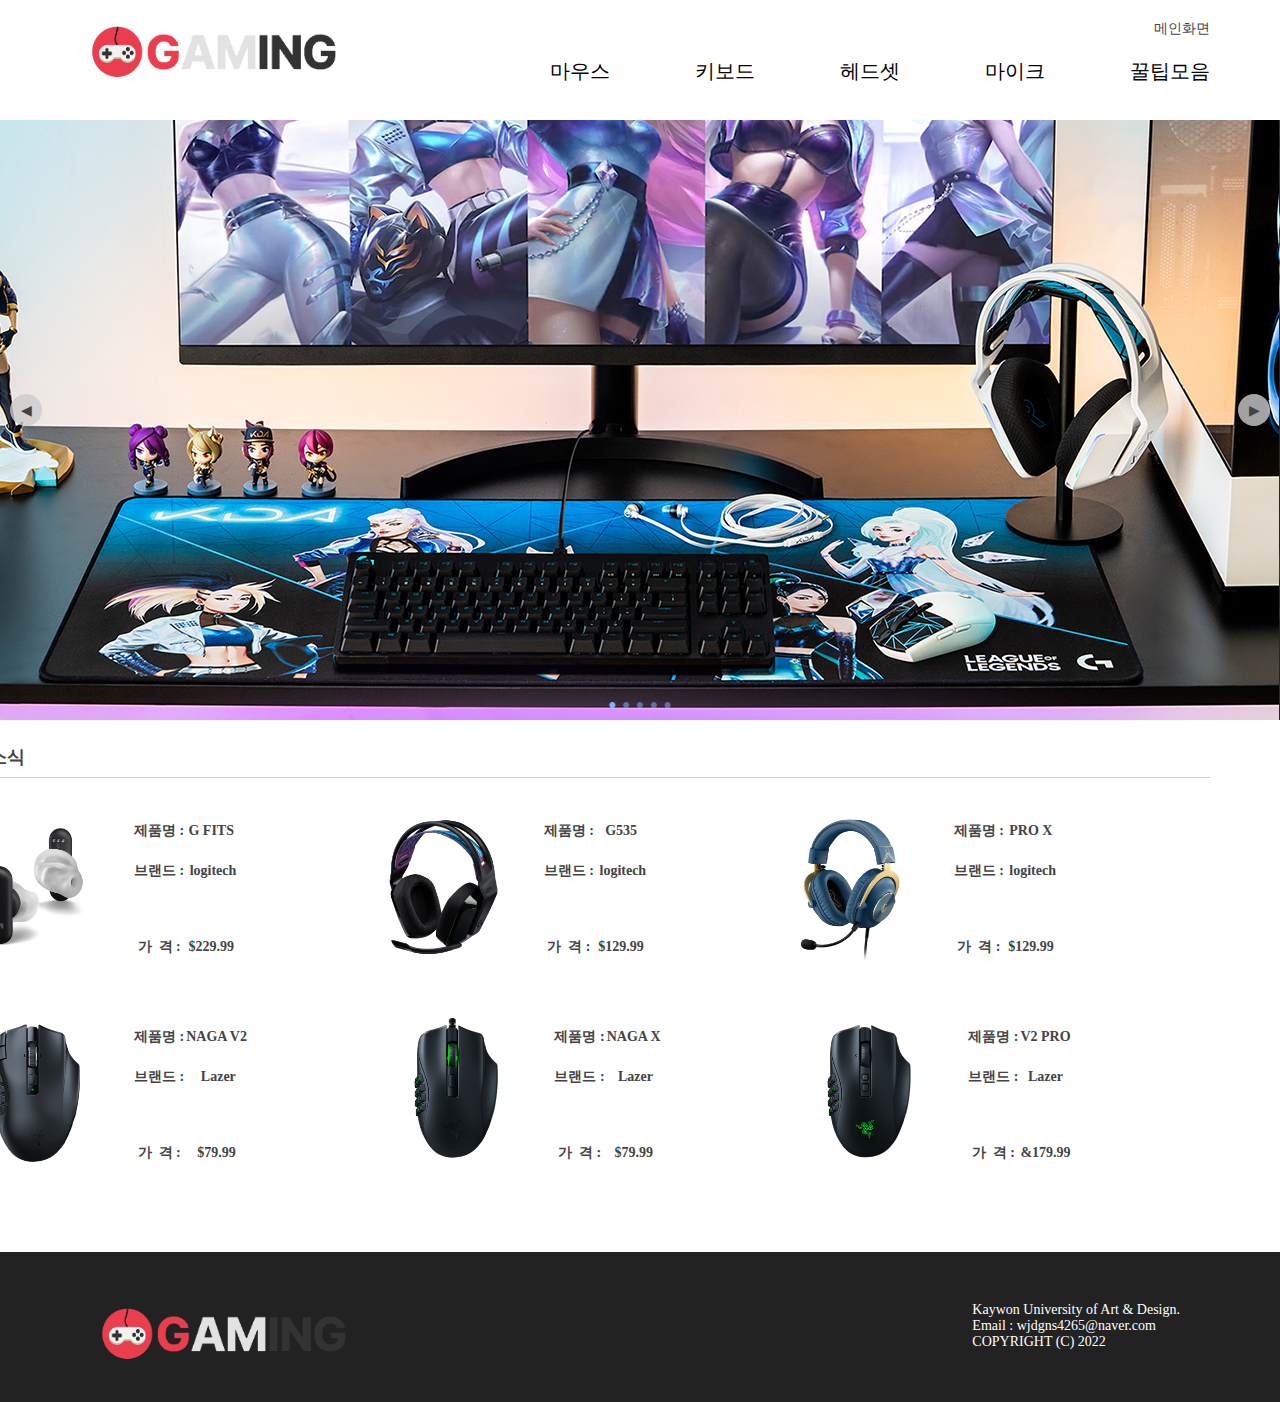
<file: index.html>
<!DOCTYPE html>
<html lang="en">
<head>
    <meta charset="UTF-8">
    <style>

       /* step1 */
    .clear {
        clear: both;
    }
    header {
        width: 1140px;
        height: 100px;
        margin: 0 auto;
        /* border: solid 1px red; */
    }
    #main_img {
        width: 100%;
        height: 250px;
        /* border: solid 1px red; */
    }
    #contents {
        width: 1140px;
        height: 300px;
        margin: 0 auto;
        /* border: solid 1px red; */
    }
    #sub_menu {
        width: 234px;
        float: left;
        /* border: solid 1px red; */
    }
    #main_contents {
        width: 880px;
        float: center;
        /* border: solid 1px red; */
    }
    footer {
        width: 100%;
        height: 150px;
        /* border: solid 1px red; */
    }

    /* step2 */
    * {
        padding: 0;
        margin: 0;
    }
    body {
        font-family: ‘KoPub Batang’;
        font-size: 14px;
        color: #444444;
        background-color: #ffffff;
    }
    li {
        list-style-type: none;
    }
    header {
        width: 1140px;
        height: 100px;
        margin: 0 auto;
        /* border: solid 1px red; */
    }
    #logo {
        float: left;
        margin: 20px 0 0 20px;
        /* border: solid 1px red; */
    }
    #menus {
        float: right;
        /* border: solid 1px red; */
    }
    #top_menu {
        text-align: right;
        margin-top: 20px;
        /* border: solid 1px red; */
    }
    #main_menu {
        margin-top: 20px;
        font-family: ‘ㅇ’;
        font-size: 20px;
        color: black;
        /* border: solid 1px red; */
    }
    #main_menu li {
        display: inline;
        margin-left: 80px;
    }

    /* step3 */
    #main_img {
    width: 100%;
    height: 150px;
    background-image: url('img/main_img.png');
    background-repeat: no-repeat;
    background-position: top center;
    margin-top: 20px;
    }

    /* step4 */
    li {
        list-style-type: none;
    }
    #contents {
        width: 1140px;
        margin: 0 auto;
    }
    #sub_menu {
        width: 234px;
        float: left;
        margin-top: 25px;
        /* border: solid 1px red; */
    }
    #sub_menu h3 {
        font-size: 18px;
        color: #ffffff;
        padding: 12px;
        background-color: #000000;
    }
    #sub_menu li {
        padding: 10px;
        border-bottom: dotted 1px #cccccc;
    }
    #main_contents {
        width: 1280px; 
        /* 880 */
        float: right;
        margin-top: 25px;
        /* border: solid 1px red; */
    }
    #main_contents h3 {
        font-size: 18px;
        padding-bottom: 8px;
        border-bottom: solid 1px #cccccc;
    }
    #main_contents p {
        margin-top: 30px;
        line-height: 180%;
    }
    #main_contents #figure {
        margin-top: 30px;
        text-align: center;
    }
    #main_contents li {
        padding: 5px;
    }
    /* step5 */
    footer {
        width: 100%;
        height: 150px;
        margin-top: 30px;
        background-color: #222222;
    }
    #footer_box {
        width: 1140px;
        height: 150px;
        margin: 0 auto;
        /* border: solid 1px green; */
    }
    #footer_logo {
        float: left;
        margin: 50px 0 0 30px;
        /* border: solid 1px red; */
    }
    #address {
        float: right;
        margin: 50px 30px 0 0;
        color: white;
        /* border: solid 1px red; */
    }

    a { text-decoration: none; color: black; }
    a:visited { text-decoration: none; }
    a:hover { text-decoration: none; }
    a:focus { text-decoration: none; }
    a:hover, a:active { text-decoration: none; }

   /* css */

    </style>
     <link rel="stylesheet" href="./css/slide.css" />

    

</head>
<body>
    <header>

        <div id='logo'>
            <a href='index.html'><img src='img/logo.png' width="250"></a>
        </div>
        <nav id='menus'>
            <div id='top_menu'>메인화면
            </div>
            <ul id='main_menu'>
                <li><a href='mouse.html'>마우스</a></li>
                <li><a href='keyborad.html'>키보드</a></li>
                <li><a href='haedset.html'>헤드셋</a></li>
                <li><a href='mic.html'>마이크</a></li>
                <li><a href='5.html'>꿀팁모음</a></li>
            </ul>
        </nav>

    </header>

    <!-- <section id="main_img"> -->
    <!-- 배너 이미지 슬라이드 -->
    <div class="slide slide_wrap">
        <div class="slide_item item1"></div>
        <div class="slide_item item2"></div>
        <div class="slide_item item3"></div>
        <div class="slide_item item4"></div>
        <div class="slide_item item5"></div>
        <div class="slide_prev_button slide_button">◀</div>
        <div class="slide_next_button slide_button">▶</div>
        <ul class="slide_pagination"></ul>
      </div>

    
    
    </section>

    <section id="contents">
        <!-- <nav id="sub_menu">
            <h3>꿀팁 모음</h3>
            <ul>
                <li>손 크기별 마우스 추천</li>
                <li>키보드 축 차이점</li>
                <li>헤드셋 잘 고르는 방법</li>
                <li>마이크 세팅 하는 방법</li>
                
            </ul>
        </nav> -->
        
        <div id="main_contents">
            <h3>신제품 소식</h3>
            <br><br>
            <!-- 1번째 줄 -->
            <table>
                <!-- 제품명 -->
                <tr>
                    <th rowspan="4"><img src='img/2-2.jpg'width='200'></th>
                    <th>제품명 :</th> <th>G FITS</th>
                    <th rowspan="4">
                        &nbsp; &nbsp; &nbsp; &nbsp; &nbsp; &nbsp; &nbsp; &nbsp; &nbsp; &nbsp; &nbsp; &nbsp; &nbsp; &nbsp; &nbsp;
                    </th>

                    <th rowspan="4"><img src='img/2-1.jpg'width='200'></th> 
                    <th>제품명 :</th> <th>G535</th>
                    <th rowspan="4">
                        &nbsp; &nbsp; &nbsp; &nbsp; &nbsp; &nbsp; &nbsp; &nbsp; &nbsp; &nbsp; &nbsp; &nbsp; &nbsp; &nbsp; &nbsp;
                    </th>
                    
                    <th rowspan="4"><img src='img/2-3.jpg'width='200'></th> 
                    <th>제품명 :</th> <th>PRO X</th>
                </tr>
                <!-- 브랜드 -->
                <tr>
                   <th>브랜드 :</th> <th>&nbsp;logitech</th> <th>브랜드 :</th><th>&nbsp;logitech</th> <th>브랜드 :</th><th>&nbsp;logitech</th>
                </tr>
                <!-- 공백 -->
                <tr>
                    <th> &nbsp;</th> <th> </th> <th> </th> <th> </th><th> </th> <th> </th>
                </tr>
                <!-- 가격 -->
                <tr>
                    <th>가&nbsp;&nbsp;격 :</th ><th>$229.99</th> <th>가&nbsp;&nbsp;격 :</th> <th>$129.99</th> <th>가&nbsp;&nbsp;격 :</th> <th>$129.99</th>
                </tr>
            </table>

            <br><br><br>
            <!-- 2번째 줄 -->
            <table>
               <!-- 제품명 -->
               <tr>
                <th rowspan="4"><img src='img/2-4 naga v2.png'width='200'></th>
                <th>제품명 :</th> <th>NAGA V2</th>
                <th rowspan="4">
                    &nbsp; &nbsp; &nbsp; &nbsp; &nbsp; &nbsp; &nbsp; &nbsp; &nbsp; &nbsp; &nbsp; &nbsp; &nbsp; &nbsp; &nbsp; 
                </th>

                <th rowspan="4"><img src='img/2-5 naga x.png'width='200'></th> 
                <th>제품명 :</th> <th>NAGA X</th>
                <th rowspan="4">
                    &nbsp; &nbsp; &nbsp; &nbsp; &nbsp; &nbsp; &nbsp; &nbsp; &nbsp; &nbsp; &nbsp; &nbsp; &nbsp; &nbsp; &nbsp; 
                <th rowspan="4"><img src='img/2-6 naga v2 pro.png'width='200'></th> 
                <th>제품명 :</th> <th>V2 PRO</th>
            </tr>
            <!-- 브랜드 -->
            <tr>
               <th>브랜드 :</th> <th>&nbsp;Lazer</th> <th>브랜드 :</th> <th>&nbsp;Lazer</th> <th>브랜드 :</th> <th>Lazer</th>
            </tr>
            <!-- 공백 -->
            <tr>
                <th> &nbsp;</th> <th> </th> <th> </th> <th> </th><th> </th> <th> </th>
            </tr>
            <!-- 가격 -->
            <tr>
                <th>가&nbsp;&nbsp;격 :</th ><th>$79.99</th> <th>가&nbsp;&nbsp;격 :</th> <th>$79.99</th> <th>가&nbsp;&nbsp;격 :</th> <th>&179.99</th>
            </tr>

            </table>

            <br><br><br>
            
        </div>

        
        
    </section>
    <div class="clear"></div>

    <footer>
        <div id='footer_box'>
            <div id='footer_logo'>
                <img src='img/logo.png' width="250">
            </div>
        <ul id='address'>
            <li>Kaywon University of Art & Design.</li>
            <li>Email : wjdgns4265@naver.com</li>
            <li>COPYRIGHT (C) 2022 </li>
            </ul>
        </div>
    </footer>
    <script src="./js/slide.js"></script>
</body>
</html>
</file>
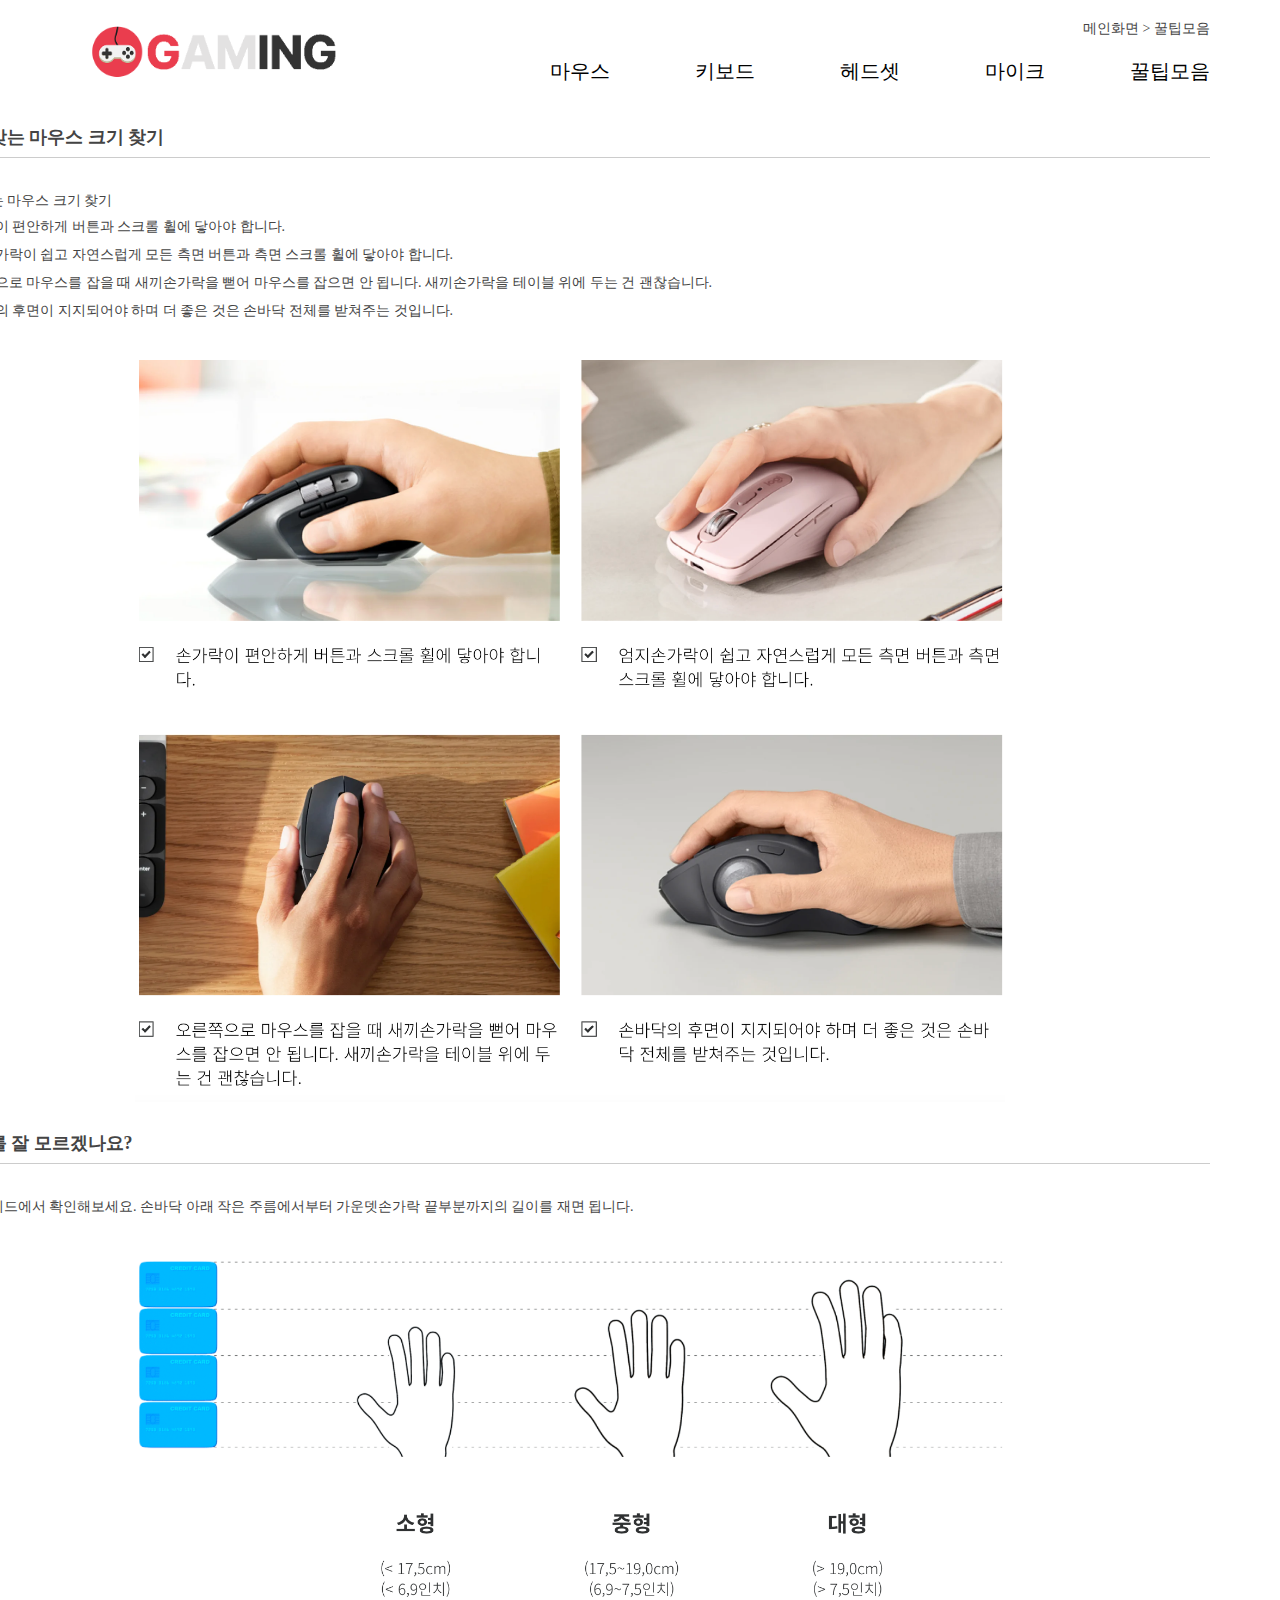
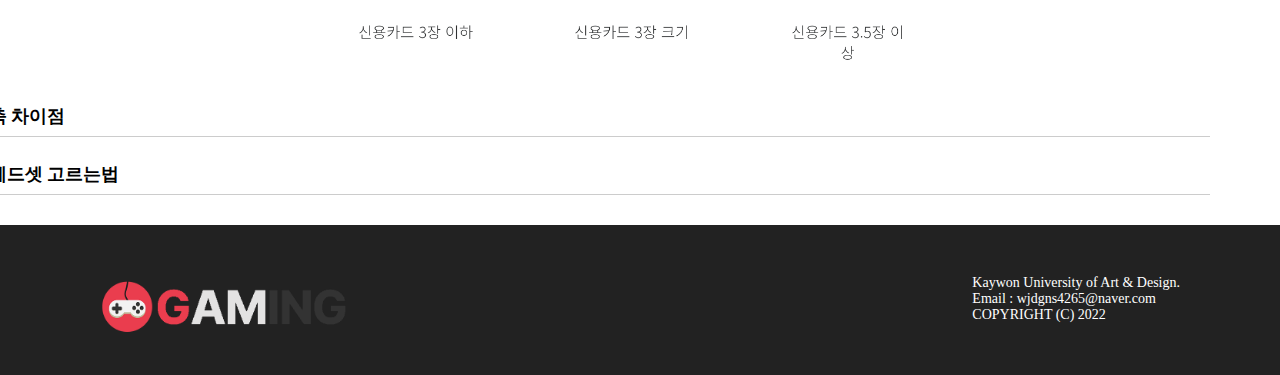
<file: 5.html>
<!DOCTYPE html>
<html lang="en">
<head>
    <meta charset="UTF-8">
    <style>

       /* step1 */
    .clear {
        clear: both;
    }
    header {
        width: 1140px;
        height: 100px;
        margin: 0 auto;
        /* border: solid 1px red; */
    }
    #main_img {
        width: 100%;
        height: 250px;
        /* border: solid 1px red; */
    }
    #contents {
        width: 1140px;
        height: 300px;
        margin: 0 auto;
        /* border: solid 1px red; */
    }
    #sub_menu {
        width: 234px;
        float: left;
        /* border: solid 1px red; */
    }
    #main_contents {
        width: 880px;
        float: center;
        /* border: solid 1px red; */
    }
    footer {
        width: 100%;
        height: 150px;
        /* border: solid 1px red; */
    }

    /* step2 */
    * {
        padding: 0;
        margin: 0;
    }
    body {
        font-family: ‘KoPub Batang’;
        font-size: 14px;
        color: #444444;
        background-color: #ffffff;
    }
    li {
        list-style-type: none;
    }
    header {
        width: 1140px;
        height: 100px;
        margin: 0 auto;
        /* border: solid 1px red; */
    }
    #logo {
        float: left;
        margin: 20px 0 0 20px;
        /* border: solid 1px red; */
    }
    #menus {
        float: right;
        /* border: solid 1px red; */
    }
    #top_menu {
        text-align: right;
        margin-top: 20px;
        /* border: solid 1px red; */
    }
    #main_menu {
        margin-top: 20px;
        font-family: ‘ㅇ’;
        font-size: 20px;
        color: black;
        /* border: solid 1px red; */
    }
    #main_menu li {
        display: inline;
        margin-left: 80px;
    }

    /* step3 */
    #main_img {
    width: 100%;
    height: 150px;
    background-image: url('img/main_img.png');
    background-repeat: no-repeat;
    background-position: top center;
    margin-top: 20px;
    }

    /* step4 */
    li {
        list-style-type: none;
    }
    #contents {
        width: 1140px;
        margin: 0 auto;
    }
    #sub_menu {
        width: 234px;
        float: left;
        margin-top: 25px;
        /* border: solid 1px red; */
    }
    #sub_menu h3 {
        font-size: 18px;
        color: #ffffff;
        padding: 12px;
        background-color: #000000;
    }
    #sub_menu li {
        padding: 10px;
        border-bottom: dotted 1px #cccccc;
    }
    #main_contents {
        width: 1280px; 
        /* 880 */
        float: right;
        margin-top: 25px;
        /* border: solid 1px red; */
    }
    #main_contents h3 {
        font-size: 18px;
        padding-bottom: 8px;
        border-bottom: solid 1px #cccccc;
    }
    #main_contents p {
        margin-top: 30px;
        line-height: 180%;
    }
    #main_contents #figure {
        margin-top: 30px;
        text-align: center;
    }
    #main_contents li {
        padding: 5px;
    }
    /* step5 */
    footer {
        width: 100%;
        height: 150px;
        margin-top: 30px;
        background-color: #222222;
    }
    #footer_box {
        width: 1140px;
        height: 150px;
        margin: 0 auto;
        /* border: solid 1px green; */
    }
    #footer_logo {
        float: left;
        margin: 50px 0 0 30px;
        /* border: solid 1px red; */
    }
    #address {
        float: right;
        margin: 50px 30px 0 0;
        color: white;
        /* border: solid 1px red; */
    }


    a { text-decoration: none; color: black; }
    a:visited { text-decoration: none; }
    a:hover { text-decoration: none; }
    a:focus { text-decoration: none; }
    a:hover, a:active { text-decoration: none; }

   /* css */

    </style>
     <link rel="stylesheet" href="./css/slide.css" />

    

</head>
<body>
    <header>

        <div id='logo'>
            <a href='index.html'><img src='img/logo.png' width="250"></a>
        </div>
        <nav id='menus'>
            <div id='top_menu'>메인화면 > 꿀팁모음
            </div>
            <ul id='main_menu'>
                <li><a href='mouse.html'>마우스</a></li>
                <li><a href='keyborad.html'>키보드</a></li>
                <li><a href='haedset.html'>헤드셋</a></li>
                <li><a href='mic.html'>마이크</a></li>
                <li><a href='5.html'>꿀팁모음</a></li>
            </ul>
        </nav>

    </header>

    <!-- <section id="main_img"> -->
    <!-- 배너 이미지 슬라이드 -->
    <!-- <div class="slide slide_wrap">
        <div class="slide_item item1"></div>
        <div class="slide_item item2"></div>
        <div class="slide_item item3"></div>
        <div class="slide_item item4"></div>
        <div class="slide_item item5"></div>
        <div class="slide_prev_button slide_button">◀</div>
        <div class="slide_next_button slide_button">▶</div>
        <ul class="slide_pagination"></ul>
      </div> -->

    
    
    </section>

    <section id="contents">
        <!-- <nav id="sub_menu">
            <h3>꿀팁 모음</h3>
            <ul>
                <li>손 크기별 마우스 추천</li>
                <li>키보드 축 차이점</li>
                <li>헤드셋 잘 고르는 방법</li>
                <li>마이크 세팅 하는 방법</li>
                
            </ul>
        </nav> -->
        
        <div id="main_contents">
            <h3>나에게 맞는 마우스 크기 찾기</h3>
                <p>나에게 맞는 마우스 크기 찾기</p>
                <ul>
                    <li>① 손가락이 편안하게 버튼과 스크롤 휠에 닿아야 합니다.</li>
                    <li>② 엄지손가락이 쉽고 자연스럽게 모든 측면 버튼과 측면 스크롤 휠에 닿아야 합니다.</li>
                    <li>③ 오른쪽으로 마우스를 잡을 때 새끼손가락을 뻗어 마우스를 잡으면 안 됩니다. 새끼손가락을 테이블 위에 두는 건 괜찮습니다.</li>
                    <li>④ 손바닥의 후면이 지지되어야 하며 더 좋은 것은 손바닥 전체를 받쳐주는 것입니다.</li>
                </ul>  
                <div id='figure'>
                <img src='img/2.png'width='870'>
                </div> 

        <div id="main_contents">
            <h3>손 크기를 잘 모르겠나요? </h3>
                <p>사이즈 가이드에서 확인해보세요. 손바닥 아래 작은 주름에서부터 가운뎃손가락 끝부분까지의 길이를 재면 됩니다. </p>
                    <div id='figure'>
                    <img src='img/1.png'width='870'>
                    </div>   
                </div>

        <div id="main_contents">
            <h3><a href='6.html'>키보드 축 차이점</a></h3>
        </div>

        <div id="main_contents">
            <h3><a href='7.html'>게이밍 헤드셋 고르는법</a></h3>
        </div>

        </div>

        
        
    </section>
    <div class="clear"></div>

    <footer>
        <div id='footer_box'>
            <div id='footer_logo'>
                <img src='img/logo.png' width="250">
            </div>
        <ul id='address'>
            <li>Kaywon University of Art & Design.</li>
            <li>Email : wjdgns4265@naver.com</li>
            <li>COPYRIGHT (C) 2022 </li>
            </ul>
        </div>
    </footer>
    <script src="./js/slide.js"></script>
</body>
</html>
</file>
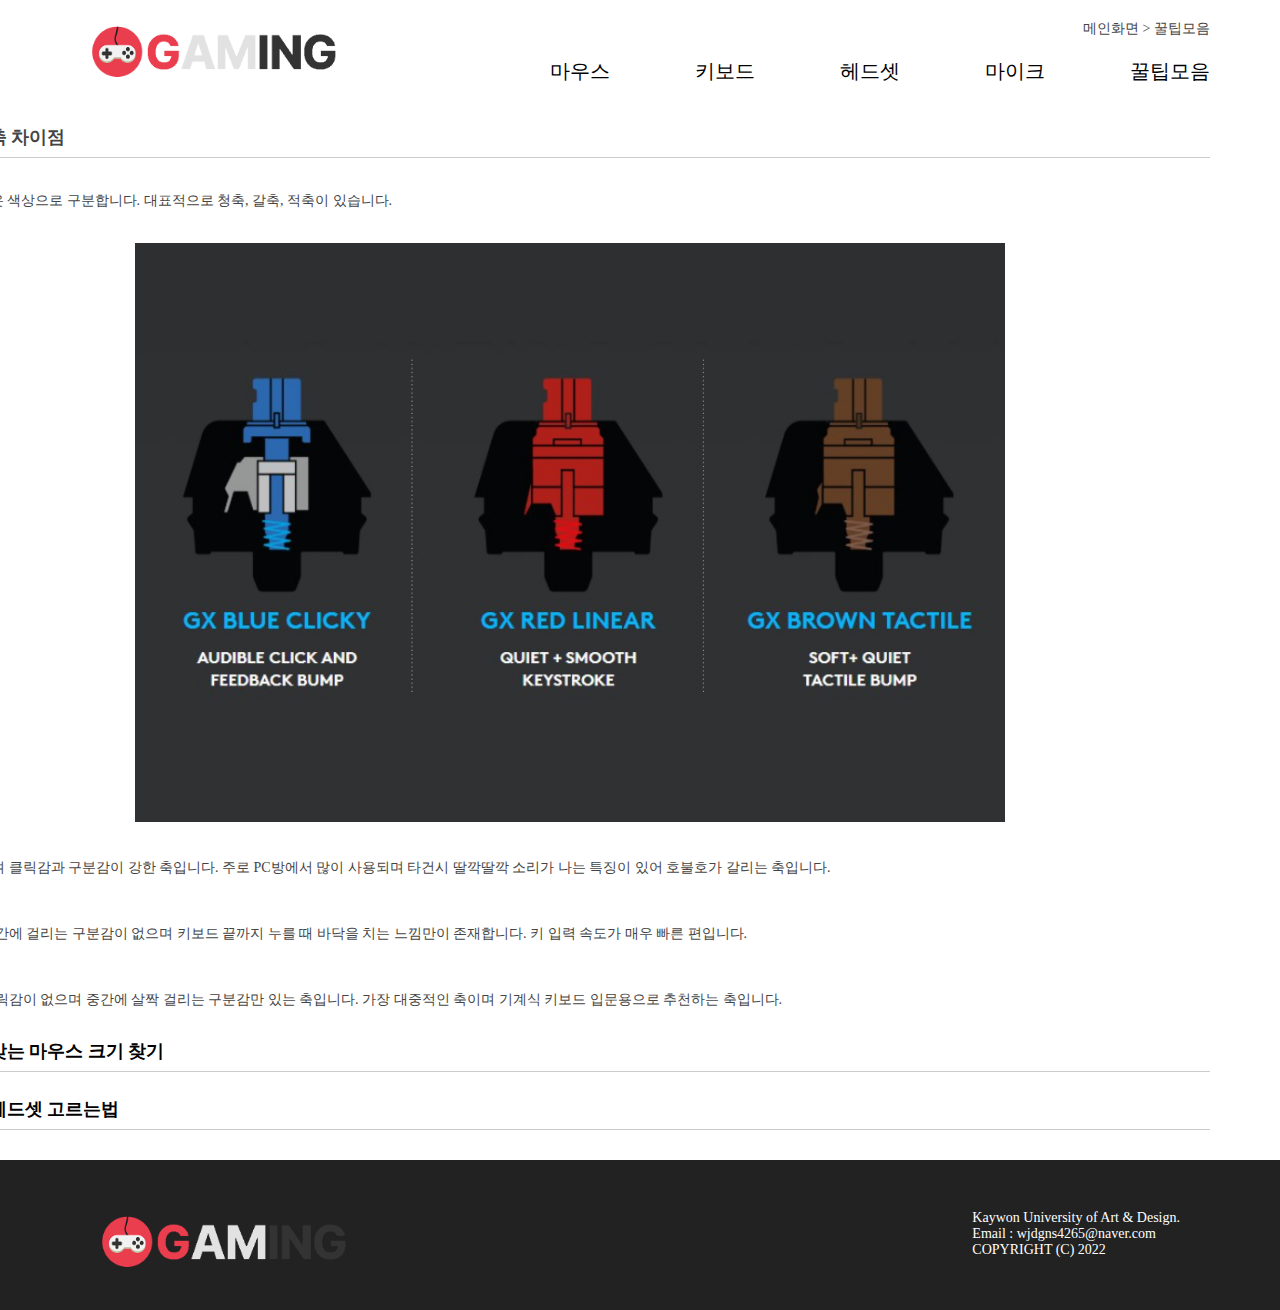
<file: 6.html>
<!DOCTYPE html>
<html lang="en">
<head>
    <meta charset="UTF-8">
    <style>

       /* step1 */
    .clear {
        clear: both;
    }
    header {
        width: 1140px;
        height: 100px;
        margin: 0 auto;
        /* border: solid 1px red; */
    }
    #main_img {
        width: 100%;
        height: 250px;
        /* border: solid 1px red; */
    }
    #contents {
        width: 1140px;
        height: 300px;
        margin: 0 auto;
        /* border: solid 1px red; */
    }
    #sub_menu {
        width: 234px;
        float: left;
        /* border: solid 1px red; */
    }
    #main_contents {
        width: 880px;
        float: center;
        /* border: solid 1px red; */
    }
    footer {
        width: 100%;
        height: 150px;
        /* border: solid 1px red; */
    }

    /* step2 */
    * {
        padding: 0;
        margin: 0;
    }
    body {
        font-family: ‘KoPub Batang’;
        font-size: 14px;
        color: #444444;
        background-color: #ffffff;
    }
    li {
        list-style-type: none;
    }
    header {
        width: 1140px;
        height: 100px;
        margin: 0 auto;
        /* border: solid 1px red; */
    }
    #logo {
        float: left;
        margin: 20px 0 0 20px;
        /* border: solid 1px red; */
    }
    #menus {
        float: right;
        /* border: solid 1px red; */
    }
    #top_menu {
        text-align: right;
        margin-top: 20px;
        /* border: solid 1px red; */
    }
    #main_menu {
        margin-top: 20px;
        font-family: ‘ㅇ’;
        font-size: 20px;
        color: black;
        /* border: solid 1px red; */
    }
    #main_menu li {
        display: inline;
        margin-left: 80px;
    }

    /* step3 */
    #main_img {
    width: 100%;
    height: 150px;
    background-image: url('img/main_img.png');
    background-repeat: no-repeat;
    background-position: top center;
    margin-top: 20px;
    }

    /* step4 */
    li {
        list-style-type: none;
    }
    #contents {
        width: 1140px;
        margin: 0 auto;
    }
    #sub_menu {
        width: 234px;
        float: left;
        margin-top: 25px;
        /* border: solid 1px red; */
    }
    #sub_menu h3 {
        font-size: 18px;
        color: #ffffff;
        padding: 12px;
        background-color: #000000;
    }
    #sub_menu li {
        padding: 10px;
        border-bottom: dotted 1px #cccccc;
    }
    #main_contents {
        width: 1280px; 
        /* 880 */
        float: right;
        margin-top: 25px;
        /* border: solid 1px red; */
    }
    #main_contents h3 {
        font-size: 18px;
        padding-bottom: 8px;
        border-bottom: solid 1px #cccccc;
    }
    #main_contents p {
        margin-top: 30px;
        line-height: 180%;
    }
    #main_contents #figure {
        margin-top: 30px;
        text-align: center;
    }
    #main_contents li {
        padding: 5px;
    }
    /* step5 */
    footer {
        width: 100%;
        height: 150px;
        margin-top: 30px;
        background-color: #222222;
    }
    #footer_box {
        width: 1140px;
        height: 150px;
        margin: 0 auto;
        /* border: solid 1px green; */
    }
    #footer_logo {
        float: left;
        margin: 50px 0 0 30px;
        /* border: solid 1px red; */
    }
    #address {
        float: right;
        margin: 50px 30px 0 0;
        color: white;
        /* border: solid 1px red; */
    }


    a { text-decoration: none; color: black; }
    a:visited { text-decoration: none; }
    a:hover { text-decoration: none; }
    a:focus { text-decoration: none; }
    a:hover, a:active { text-decoration: none; }

   /* css */

    </style>
     <link rel="stylesheet" href="./css/slide.css" />

    

</head>
<body>
    <header>

        <div id='logo'>
            <a href='index.html'><img src='img/logo.png' width="250"></a>
        </div>
        <nav id='menus'>
            <div id='top_menu'>메인화면 > 꿀팁모음
            </div>
            <ul id='main_menu'>
                <li><a href='mouse.html'>마우스</a></li>
                <li><a href='keyborad.html'>키보드</a></li>
                <li><a href='haedset.html'>헤드셋</a></li>
                <li><a href='mic.html'>마이크</a></li>
                <li><a href='5.html'>꿀팁모음</a></li>
            </ul>
        </nav>

    </header>

    <!-- <section id="main_img"> -->
    <!-- 배너 이미지 슬라이드 -->
    <!-- <div class="slide slide_wrap">
        <div class="slide_item item1"></div>
        <div class="slide_item item2"></div>
        <div class="slide_item item3"></div>
        <div class="slide_item item4"></div>
        <div class="slide_item item5"></div>
        <div class="slide_prev_button slide_button">◀</div>
        <div class="slide_next_button slide_button">▶</div>
        <ul class="slide_pagination"></ul>
      </div> -->

    
    
    </section>

    <section id="contents">
        <!-- <nav id="sub_menu">
            <h3>꿀팁 모음</h3>
            <ul>
                <li>손 크기별 마우스 추천</li>
                <li>키보드 축 차이점</li>
                <li>헤드셋 잘 고르는 방법</li>
                <li>마이크 세팅 하는 방법</li>
                
            </ul>
        </nav> -->
        <div id="main_contents">
            <h3>키보드 축 차이점 </h3>
            <p>키보드 축은 색상으로 구분합니다. 대표적으로 청축, 갈축, 적축이 있습니다. </p>
                <div id='figure'>
                <img src='img/key.png'width='870'>
                </div>   
            
                <ul>
                    <li><b>① 청축</b></li>
                    <li>시끄러우며 클릭감과 구분감이 강한 축입니다. 주로 PC방에서 많이 사용되며 타건시 딸깍딸깍 소리가 나는 특징이 있어 호불호가 갈리는 축입니다.</li>
                    <li></li>
                    <li><b>② 적축</b></li>
                    <li>타건시 중간에 걸리는 구분감이 없으며 키보드 끝까지 누를 때 바닥을 치는 느낌만이 존재합니다. 키 입력 속도가 매우 빠른 편입니다.</li>
                    <li></li>
                    <li><b>③ 갈축</b></li>
                    <li>청축의 클릭감이 없으며 중간에 살짝 걸리는 구분감만 있는 축입니다. 가장 대중적인 축이며 기계식 키보드 입문용으로 추천하는 축입니다.</li>
                </ul> 
        </div>

        <div id="main_contents">
            <h3><a href='5.html'>나에게 맞는 마우스 크기 찾기</a></h3>
        </div>

        <div id="main_contents">
            <h3><a href='7.html'>게이밍 헤드셋 고르는법</a></h3>
        </div>
        
        
    </section>
    <div class="clear"></div>

    <footer>
        <div id='footer_box'>
            <div id='footer_logo'>
                <img src='img/logo.png' width="250">
            </div>
        <ul id='address'>
            <li>Kaywon University of Art & Design.</li>
            <li>Email : wjdgns4265@naver.com</li>
            <li>COPYRIGHT (C) 2022 </li>
            </ul>
        </div>
    </footer>
    <script src="./js/slide.js"></script>
</body>
</html>
</file>
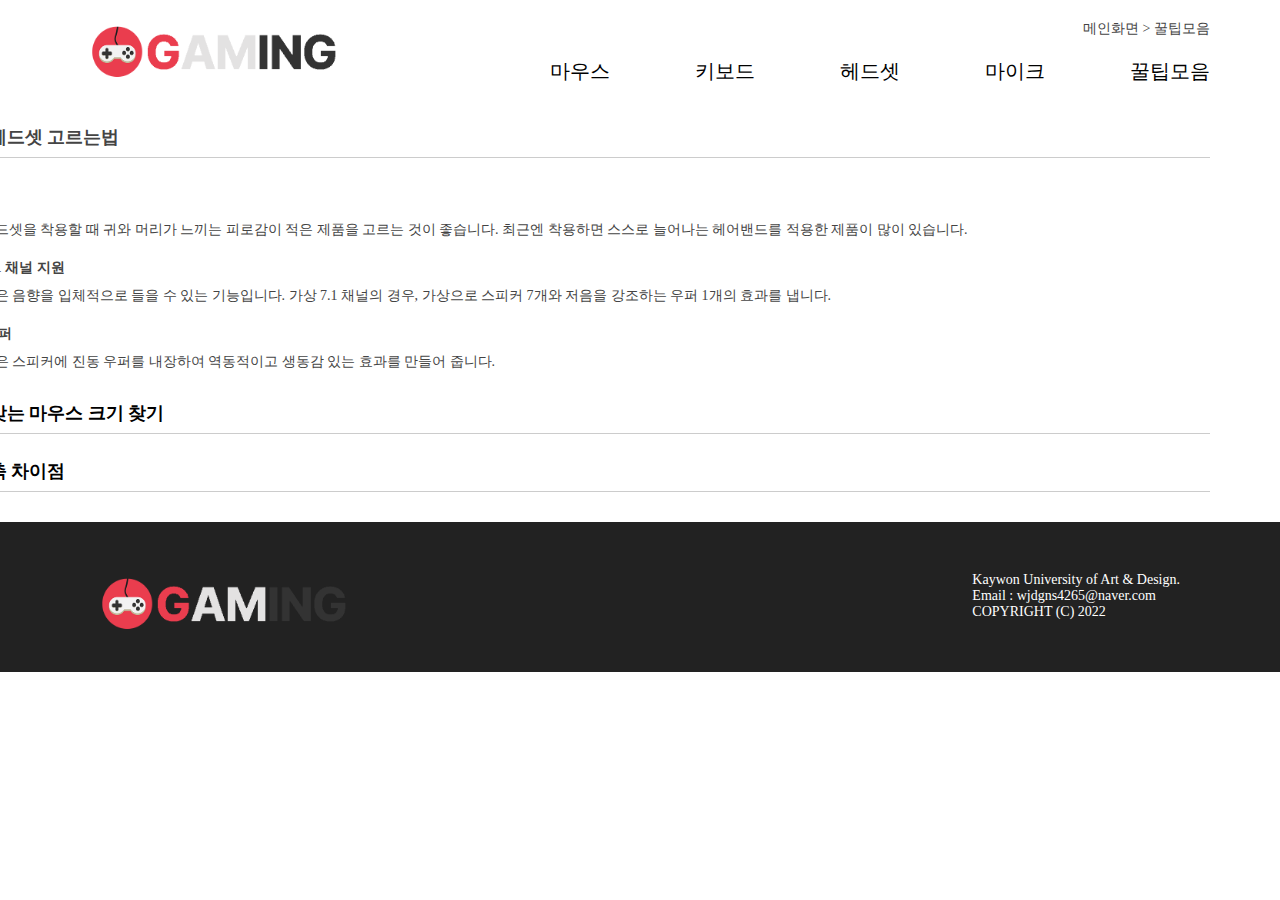
<file: 7.html>
<!DOCTYPE html>
<html lang="en">
<head>
    <meta charset="UTF-8">
    <style>

       /* step1 */
    .clear {
        clear: both;
    }
    header {
        width: 1140px;
        height: 100px;
        margin: 0 auto;
        /* border: solid 1px red; */
    }
    #main_img {
        width: 100%;
        height: 250px;
        /* border: solid 1px red; */
    }
    #contents {
        width: 1140px;
        height: 300px;
        margin: 0 auto;
        /* border: solid 1px red; */
    }
    #sub_menu {
        width: 234px;
        float: left;
        /* border: solid 1px red; */
    }
    #main_contents {
        width: 880px;
        float: center;
        /* border: solid 1px red; */
    }
    footer {
        width: 100%;
        height: 150px;
        /* border: solid 1px red; */
    }

    /* step2 */
    * {
        padding: 0;
        margin: 0;
    }
    body {
        font-family: ‘KoPub Batang’;
        font-size: 14px;
        color: #444444;
        background-color: #ffffff;
    }
    li {
        list-style-type: none;
    }
    header {
        width: 1140px;
        height: 100px;
        margin: 0 auto;
        /* border: solid 1px red; */
    }
    #logo {
        float: left;
        margin: 20px 0 0 20px;
        /* border: solid 1px red; */
    }
    #menus {
        float: right;
        /* border: solid 1px red; */
    }
    #top_menu {
        text-align: right;
        margin-top: 20px;
        /* border: solid 1px red; */
    }
    #main_menu {
        margin-top: 20px;
        font-family: ‘ㅇ’;
        font-size: 20px;
        color: black;
        /* border: solid 1px red; */
    }
    #main_menu li {
        display: inline;
        margin-left: 80px;
    }

    /* step3 */
    #main_img {
    width: 100%;
    height: 150px;
    background-image: url('img/main_img.png');
    background-repeat: no-repeat;
    background-position: top center;
    margin-top: 20px;
    }

    /* step4 */
    li {
        list-style-type: none;
    }
    #contents {
        width: 1140px;
        margin: 0 auto;
    }
    #sub_menu {
        width: 234px;
        float: left;
        margin-top: 25px;
        /* border: solid 1px red; */
    }
    #sub_menu h3 {
        font-size: 18px;
        color: #ffffff;
        padding: 12px;
        background-color: #000000;
    }
    #sub_menu li {
        padding: 10px;
        border-bottom: dotted 1px #cccccc;
    }
    #main_contents {
        width: 1280px; 
        /* 880 */
        float: right;
        margin-top: 25px;
        /* border: solid 1px red; */
    }
    #main_contents h3 {
        font-size: 18px;
        padding-bottom: 8px;
        border-bottom: solid 1px #cccccc;
    }
    #main_contents p {
        margin-top: 30px;
        line-height: 180%;
    }
    #main_contents #figure {
        margin-top: 30px;
        text-align: center;
    }
    #main_contents li {
        padding: 5px;
    }
    /* step5 */
    footer {
        width: 100%;
        height: 150px;
        margin-top: 30px;
        background-color: #222222;
    }
    #footer_box {
        width: 1140px;
        height: 150px;
        margin: 0 auto;
        /* border: solid 1px green; */
    }
    #footer_logo {
        float: left;
        margin: 50px 0 0 30px;
        /* border: solid 1px red; */
    }
    #address {
        float: right;
        margin: 50px 30px 0 0;
        color: white;
        /* border: solid 1px red; */
    }


    a { text-decoration: none; color: black; }
    a:visited { text-decoration: none; }
    a:hover { text-decoration: none; }
    a:focus { text-decoration: none; }
    a:hover, a:active { text-decoration: none; }

   /* css */

    </style>
     <link rel="stylesheet" href="./css/slide.css" />

    

</head>
<body>
    <header>

        <div id='logo'>
            <a href='index.html'><img src='img/logo.png' width="250"></a>
        </div>
        <nav id='menus'>
            <div id='top_menu'>메인화면 > 꿀팁모음
            </div>
            <ul id='main_menu'>
                <li><a href='mouse.html'>마우스</a></li>
                <li><a href='keyborad.html'>키보드</a></li>
                <li><a href='haedset.html'>헤드셋</a></li>
                <li><a href='mic.html'>마이크</a></li>
                <li><a href='5.html'>꿀팁모음</a></li>
            </ul>
        </nav>

    </header>

    <!-- <section id="main_img"> -->
    <!-- 배너 이미지 슬라이드 -->
    <!-- <div class="slide slide_wrap">
        <div class="slide_item item1"></div>
        <div class="slide_item item2"></div>
        <div class="slide_item item3"></div>
        <div class="slide_item item4"></div>
        <div class="slide_item item5"></div>
        <div class="slide_prev_button slide_button">◀</div>
        <div class="slide_next_button slide_button">▶</div>
        <ul class="slide_pagination"></ul>
      </div> -->

    
    
    </section>

    <section id="contents">
        <!-- <nav id="sub_menu">
            <h3>꿀팁 모음</h3>
            <ul>
                <li>손 크기별 마우스 추천</li>
                <li>키보드 축 차이점</li>
                <li>헤드셋 잘 고르는 방법</li>
                <li>마이크 세팅 하는 방법</li>
                
            </ul>
        </nav> -->
        <div id="main_contents">
            <h3>게이밍 헤드셋 고르는법</h3>
            <p> </p>
                <ul>
                    <li><b>① 착용감</b></li>
                    <li>장시간 헤드셋을 착용할 때 귀와 머리가 느끼는 피로감이 적은 제품을 고르는 것이 좋습니다. 최근엔 착용하면 스스로 늘어나는 헤어밴드를 적용한 제품이 많이 있습니다.</li>
                    <li></li>
                    <li><b>② 가상 7.1 채널 지원</b></li>
                    <li>가상 채널은 음향을 입체적으로 들을 수 있는 기능입니다. 가상 7.1 채널의 경우, 가상으로 스피커 7개와 저음을 강조하는 우퍼 1개의 효과를 냅니다.</li>
                    <li></li>
                    <li><b>③ 진동 우퍼</b></li>
                    <li>진동 기능은 스피커에 진동 우퍼를 내장하여 역동적이고 생동감 있는 효과를 만들어 줍니다.</li>
                </ul> 
        </div>

        <div id="main_contents">
            <h3><a href='5.html'>나에게 맞는 마우스 크기 찾기</a></h3>
        </div>

        <div id="main_contents">
            <h3><a href='6.html'>키보드 축 차이점</a></h3>
        </div>
        

        
        
    </section>
    <div class="clear"></div>

    <footer>
        <div id='footer_box'>
            <div id='footer_logo'>
                <img src='img/logo.png' width="250">
            </div>
        <ul id='address'>
            <li>Kaywon University of Art & Design.</li>
            <li>Email : wjdgns4265@naver.com</li>
            <li>COPYRIGHT (C) 2022 </li>
            </ul>
        </div>
    </footer>
    <script src="./js/slide.js"></script>
</body>
</html>
</file>
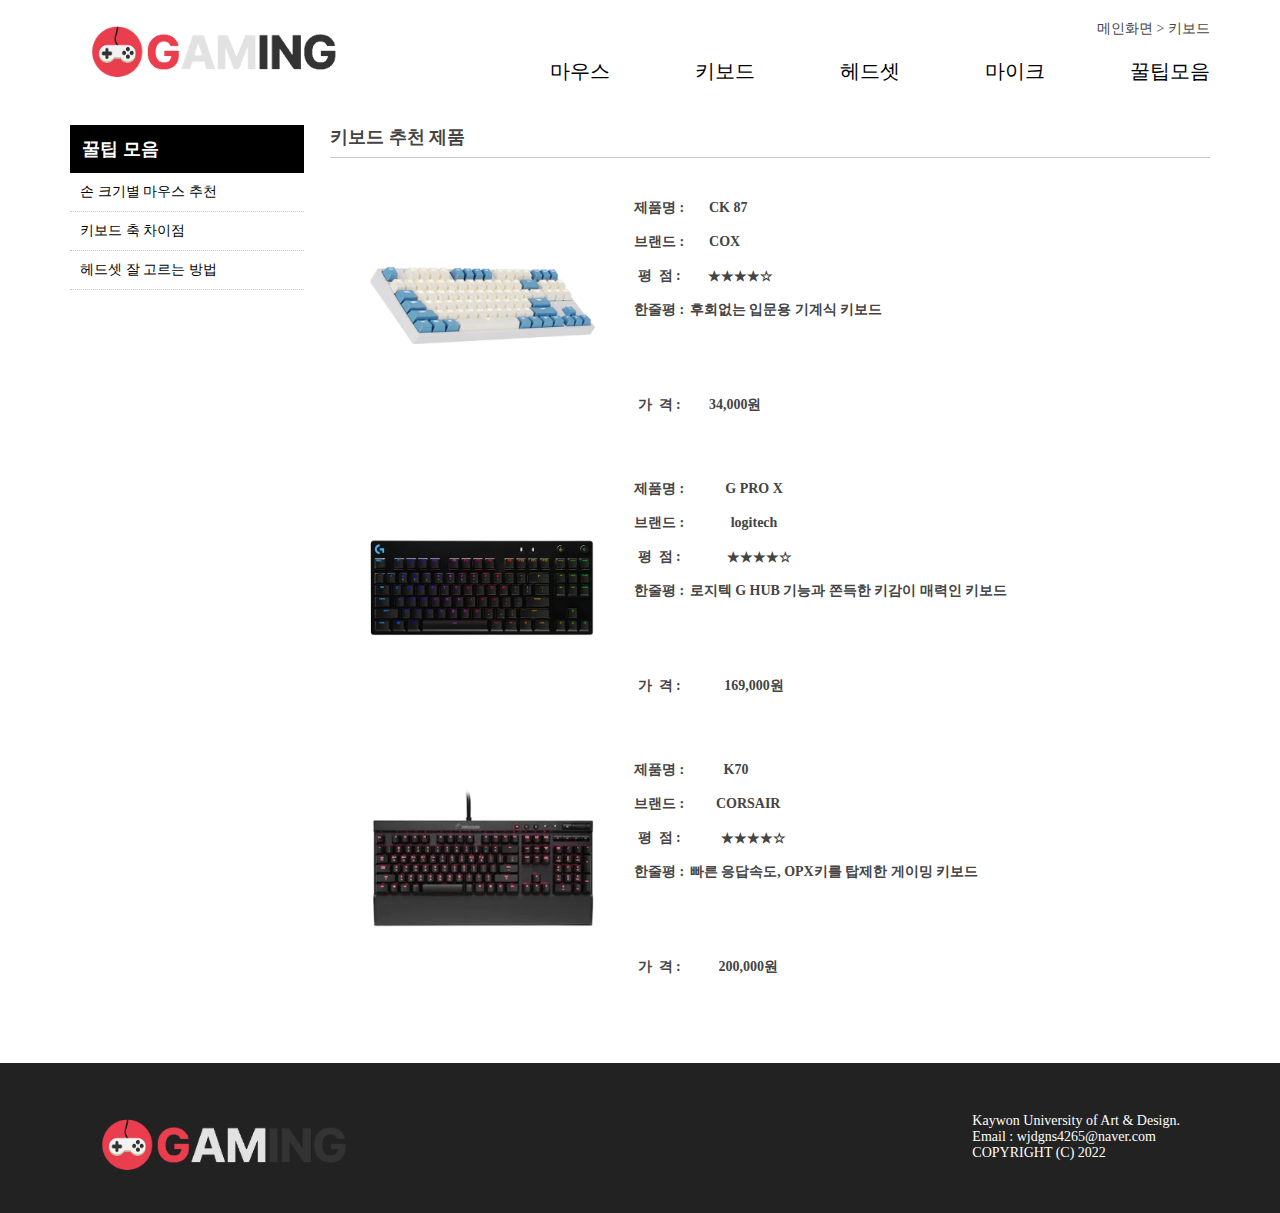
<file: keyborad.html>
<!DOCTYPE html>
<html lang="en">
<head>
    <meta charset="UTF-8">
    <style>

       /* step1 */
    .clear {
        clear: both;
    }
    header {
        width: 1140px;
        height: 100px;
        margin: 0 auto;
        /* border: solid 1px red; */
    }
    #main_img {
        width: 100%;
        height: 250px;
        /* border: solid 1px red; */
    }
    #contents {
        width: 1140px;
        height: 300px;
        margin: 0 auto;
        /* border: solid 1px red; */
    }
    #sub_menu {
        width: 234px;
        float: left;
        /* border: solid 1px red; */
    }
    #main_contents {
        width: 880px;
        float: center;
        /* border: solid 1px red; */
    }
    footer {
        width: 100%;
        height: 150px;
        /* border: solid 1px red; */
    }

    /* step2 */
    * {
        padding: 0;
        margin: 0;
    }
    body {
        font-family: ‘KoPub Batang’;
        font-size: 14px;
        color: #444444;
        background-color: #ffffff;
    }
    li {
        list-style-type: none;
    }
    header {
        width: 1140px;
        height: 100px;
        margin: 0 auto;
        /* border: solid 1px red; */
    }
    #logo {
        float: left;
        margin: 20px 0 0 20px;
        /* border: solid 1px red; */
    }
    #menus {
        float: right;
        /* border: solid 1px red; */
    }
    #top_menu {
        text-align: right;
        margin-top: 20px;
        /* border: solid 1px red; */
    }
    #main_menu {
        margin-top: 20px;
        font-family: ‘ㅇ’;
        font-size: 20px;
        color: black;
        /* border: solid 1px red; */
    }
    #main_menu li {
        display: inline;
        margin-left: 80px;
    }

    /* step3 */
    #main_img {
    width: 100%;
    height: 150px;
    background-image: url('img/main_img.png');
    background-repeat: no-repeat;
    background-position: top center;
    margin-top: 20px;
    }

    /* step4 */
    li {
        list-style-type: none;
    }
    #contents {
        width: 1140px;
        margin: 0 auto;
    }
    #sub_menu {
        width: 234px;
        float: left;
        margin-top: 25px;
        /* border: solid 1px red; */
    }
    #sub_menu h3 {
        font-size: 18px;
        color: #ffffff;
        padding: 12px;
        background-color: #000000;
    }
    #sub_menu li {
        padding: 10px;
        border-bottom: dotted 1px #cccccc;
    }
    #main_contents {
        width: 880px; 
        /* 880 */
        float: right;
        margin-top: 25px;
        /* border: solid 1px red; */
    }
    #main_contents h3 {
        font-size: 18px;
        padding-bottom: 8px;
        border-bottom: solid 1px #cccccc;
    }
    #main_contents p {
        margin-top: 30px;
        line-height: 180%;
    }
    #main_contents #figure {
        margin-top: 30px;
        text-align: center;
    }
    #main_contents li {
        padding: 5px;
    }
    /* step5 */
    footer {
        width: 100%;
        height: 150px;
        margin-top: 30px;
        background-color: #222222;
    }
    #footer_box {
        width: 1140px;
        height: 150px;
        margin: 0 auto;
        /* border: solid 1px green; */
    }
    #footer_logo {
        float: left;
        margin: 50px 0 0 30px;
        /* border: solid 1px red; */
    }
    #address {
        float: right;
        margin: 50px 30px 0 0;
        color: white;
        /* border: solid 1px red; */
    }

    a { text-decoration: none; color: black; }
    a:visited { text-decoration: none; }
    a:hover { text-decoration: none; }
    a:focus { text-decoration: none; }
    a:hover, a:active { text-decoration: none; }

   /* css */

    </style>
     <link rel="stylesheet" href="./css/slide.css" />

    

</head>
<body>
    <header>

        <div id='logo'>
            <a href='index.html'><img src='img/logo.png' width="250"></a>
        </div>
        <nav id='menus'>
            <div id='top_menu'>메인화면 > 키보드
            </div>
            <ul id='main_menu'>
                <li><a href='mouse.html'>마우스</a></li>
                <li><a href='keyborad.html'>키보드</a></li>
                <li><a href='haedset.html'>헤드셋</a></li>
                <li><a href='mic.html'>마이크</a></li>
                <li><a href='5.html'>꿀팁모음</a></li>
            </ul>
        </nav>

    </header>

    <!-- <section id="main_img"> -->
    <!-- 배너 이미지 슬라이드 -->
    <!-- <div class="slide slide_wrap">
        <div class="slide_item item1"></div>
        <div class="slide_item item2"></div>
        <div class="slide_item item3"></div>
        <div class="slide_item item4"></div>
        <div class="slide_item item5"></div>
        <div class="slide_prev_button slide_button">◀</div>
        <div class="slide_next_button slide_button">▶</div>
        <ul class="slide_pagination"></ul>
      </div> -->

    
    
    </section>

    <section id="contents">
        <nav id="sub_menu">
            <h3>꿀팁 모음</h3>
            <ul>
                <li><a href='5.html'>손 크기별 마우스 추천</a></li>
                <li><a href='6.html'>키보드 축 차이점</a></li>
                <li><a href='7.html'>헤드셋 잘 고르는 방법</a></li>
                
                
            </ul>
        </nav>
        
        <div id="main_contents">
            <h3>키보드 추천 제품</h3>
            <br><br>
            <!-- 1번째 줄 -->
            <table>
                <!-- 제품명 -->
                <tr>
                    <th rowspan="7"><img src='img/ck87.png'width='300'></th>
                    <th>제품명 :</th> <th>CK 87
                        &nbsp;&nbsp;&nbsp;&nbsp;&nbsp;&nbsp;&nbsp;&nbsp;&nbsp;&nbsp;&nbsp;&nbsp;&nbsp;&nbsp;&nbsp;&nbsp;&nbsp;&nbsp;&nbsp;&nbsp;&nbsp;&nbsp;&nbsp;&nbsp;&nbsp;&nbsp;&nbsp;&nbsp;&nbsp;&nbsp;&nbsp;&nbsp;&nbsp;&nbsp;&nbsp;&nbsp;&nbsp;&nbsp;&nbsp;&nbsp;&nbsp;&nbsp;&nbsp;&nbsp;&nbsp;&nbsp;&nbsp;&nbsp;&nbsp;&nbsp;&nbsp;

                    </th>
                    <th rowspan="7">
                        &nbsp; &nbsp; &nbsp; &nbsp; &nbsp; &nbsp; &nbsp; &nbsp; &nbsp; &nbsp; &nbsp; &nbsp; &nbsp; &nbsp; &nbsp;
                    </th>  
                </tr>
                <!-- 브랜드 -->
                <tr>
                   <th>브랜드 :</th> <th>COX
                    &nbsp; &nbsp;&nbsp;&nbsp;&nbsp;&nbsp;&nbsp;&nbsp;&nbsp;&nbsp;&nbsp;&nbsp;&nbsp;&nbsp;&nbsp;&nbsp;&nbsp;&nbsp;&nbsp;&nbsp;&nbsp;&nbsp;&nbsp;&nbsp;&nbsp;&nbsp;&nbsp;&nbsp;&nbsp;&nbsp;&nbsp;&nbsp;&nbsp;&nbsp;&nbsp;&nbsp;&nbsp;&nbsp;&nbsp;&nbsp;&nbsp;&nbsp;&nbsp;&nbsp;&nbsp;&nbsp;&nbsp;&nbsp;&nbsp;&nbsp;&nbsp;&nbsp;

                   </th>
                </tr>

                <tr>
                    <th>평&nbsp;&nbsp;점 :</th> <th>&nbsp;★★★★☆
                       &nbsp;&nbsp;&nbsp;&nbsp;&nbsp;&nbsp;&nbsp;&nbsp;&nbsp;&nbsp;&nbsp;&nbsp;&nbsp;&nbsp;&nbsp;&nbsp;&nbsp;&nbsp;&nbsp;&nbsp;&nbsp;&nbsp;&nbsp;&nbsp;&nbsp;&nbsp;&nbsp;&nbsp;&nbsp;&nbsp;&nbsp;&nbsp;&nbsp;&nbsp;&nbsp;&nbsp;&nbsp;&nbsp;&nbsp;&nbsp;&nbsp;&nbsp;&nbsp;&nbsp;&nbsp;

                    </th>
                 </tr>

                 <tr>
                    <th>한줄평 :</th> <th>&nbsp;후회없는 입문용 기계식 키보드
                        &nbsp;&nbsp;&nbsp;&nbsp;&nbsp;&nbsp;&nbsp;&nbsp;&nbsp;&nbsp;&nbsp;&nbsp;&nbsp;&nbsp;&nbsp;&nbsp;&nbsp;&nbsp;&nbsp;
                    </th>
                 </tr>

                <!-- 공백 -->
                <tr>
                    <th> &nbsp;</th> <th> </th> <th> </th> <th> </th><th> </th> <th> </th>
                </tr>
                <tr>
                    <th> &nbsp;</th> <th> </th> <th> </th> <th> </th><th> </th> <th> </th>
                </tr>
                <!-- 가격 -->
                <tr>
                    <th>가&nbsp;&nbsp;격 :</th ><th>34,000원
                       &nbsp;&nbsp;&nbsp;&nbsp;&nbsp;&nbsp;&nbsp;&nbsp;&nbsp;&nbsp;&nbsp;&nbsp;&nbsp;&nbsp;&nbsp;&nbsp;&nbsp;&nbsp;&nbsp;&nbsp;&nbsp;&nbsp;&nbsp;&nbsp;&nbsp;&nbsp;&nbsp;&nbsp;&nbsp;&nbsp;&nbsp;&nbsp;&nbsp;&nbsp;&nbsp;&nbsp;&nbsp;&nbsp;&nbsp;&nbsp;&nbsp;&nbsp;&nbsp;&nbsp;&nbsp;&nbsp;&nbsp;
                    </th>
                </tr>
            </table>

            <br><br><br>

            <table>
                <!-- 제품명 -->
                <tr>
                    <th rowspan="7"><img src='img/g pro x.png'width='300'></th>
                    <th>제품명 :</th> <th>G PRO X
                        &nbsp;&nbsp;&nbsp;&nbsp;&nbsp;&nbsp;&nbsp;&nbsp;&nbsp;&nbsp;&nbsp;&nbsp;&nbsp;&nbsp;&nbsp;&nbsp;&nbsp;&nbsp;&nbsp;&nbsp;&nbsp;&nbsp;&nbsp;&nbsp;&nbsp;&nbsp;&nbsp;&nbsp;&nbsp;&nbsp;&nbsp;&nbsp;&nbsp;&nbsp;&nbsp;&nbsp;&nbsp;&nbsp;&nbsp;&nbsp;&nbsp;&nbsp;&nbsp;&nbsp;&nbsp;&nbsp;&nbsp;&nbsp;&nbsp;&nbsp;&nbsp;&nbsp;&nbsp;&nbsp;&nbsp;&nbsp;&nbsp;

                    </th>
                    <th rowspan="7">
                        &nbsp; &nbsp; &nbsp; &nbsp; &nbsp; &nbsp; &nbsp; &nbsp; &nbsp; &nbsp; &nbsp; &nbsp; &nbsp; &nbsp; &nbsp;
                    </th>  
                </tr>
                <!-- 브랜드 -->
                <tr>
                   <th>브랜드 :</th> <th>logitech
                    &nbsp;&nbsp;&nbsp;&nbsp;&nbsp;&nbsp;&nbsp;&nbsp;&nbsp;&nbsp;&nbsp;&nbsp;&nbsp;&nbsp;&nbsp;&nbsp;&nbsp;&nbsp;&nbsp;&nbsp;&nbsp;&nbsp;&nbsp;&nbsp;&nbsp;&nbsp;&nbsp;&nbsp;&nbsp;&nbsp;&nbsp;&nbsp;&nbsp;&nbsp;&nbsp;&nbsp;&nbsp;&nbsp;&nbsp;&nbsp;&nbsp;&nbsp;&nbsp;&nbsp;&nbsp;&nbsp;&nbsp;&nbsp;&nbsp;&nbsp;&nbsp;&nbsp;&nbsp;&nbsp;&nbsp;&nbsp;&nbsp;

                   </th>
                </tr>

                <tr>
                    <th>평&nbsp;&nbsp;점 :</th> <th>&nbsp;★★★★☆
                        &nbsp;&nbsp;&nbsp;&nbsp;&nbsp;&nbsp;&nbsp;&nbsp;&nbsp;&nbsp;&nbsp;&nbsp;&nbsp;&nbsp;&nbsp;&nbsp;&nbsp;&nbsp;&nbsp;&nbsp;&nbsp;&nbsp;&nbsp;&nbsp;&nbsp;&nbsp;&nbsp;&nbsp;&nbsp;&nbsp;&nbsp;&nbsp;&nbsp;&nbsp;&nbsp;&nbsp;&nbsp;&nbsp;&nbsp;&nbsp;&nbsp;&nbsp;&nbsp;&nbsp;&nbsp;&nbsp;&nbsp;&nbsp;&nbsp;&nbsp;&nbsp;&nbsp;&nbsp;&nbsp;&nbsp;

                    </th>
                 </tr>

                 <tr>
                    <th>한줄평 :</th> <th>&nbsp;로지텍 G HUB 기능과 쫀득한 키감이 매력인 키보드
                        &nbsp;&nbsp;&nbsp;&nbsp;
                    </th>
                 </tr>

                <!-- 공백 -->
                <tr>
                    <th> &nbsp;</th> <th> </th> <th> </th> <th> </th><th> </th> <th> </th>
                </tr>
                <tr>
                    <th> &nbsp;</th> <th> </th> <th> </th> <th> </th><th> </th> <th> </th>
                </tr>
                <!-- 가격 -->
                <tr>
                    <th>가&nbsp;&nbsp;격 :</th ><th>169,000원
                        &nbsp;&nbsp;&nbsp;&nbsp;&nbsp;&nbsp;&nbsp;&nbsp;&nbsp;&nbsp;&nbsp;&nbsp;&nbsp;&nbsp;&nbsp;&nbsp;&nbsp;&nbsp;&nbsp;&nbsp;&nbsp;&nbsp;&nbsp;&nbsp;&nbsp;&nbsp;&nbsp;&nbsp;&nbsp;&nbsp;&nbsp;&nbsp;&nbsp;&nbsp;&nbsp;&nbsp;&nbsp;&nbsp;&nbsp;&nbsp;&nbsp;&nbsp;&nbsp;&nbsp;&nbsp;&nbsp;&nbsp;&nbsp;&nbsp;&nbsp;&nbsp;&nbsp;&nbsp;&nbsp;&nbsp;&nbsp;&nbsp;
                    </th>
                </tr>
            </table>

            <br><br><br>

             <!-- 3번째 줄 -->
             <table>
                <!-- 제품명 -->
                <tr>
                    <th rowspan="7"><img src='img/k70.png'width='300'></th>
                    <th>제품명 :</th> <th>K70
                        &nbsp;&nbsp;&nbsp;&nbsp;&nbsp;&nbsp;&nbsp;&nbsp;&nbsp;&nbsp;&nbsp;&nbsp;&nbsp;&nbsp;&nbsp;&nbsp;&nbsp;&nbsp;&nbsp;&nbsp;&nbsp;&nbsp;&nbsp;&nbsp;&nbsp;&nbsp;&nbsp;&nbsp;&nbsp;&nbsp;&nbsp;&nbsp;&nbsp;&nbsp;&nbsp;&nbsp;&nbsp;&nbsp;&nbsp;&nbsp;&nbsp;&nbsp;&nbsp;&nbsp;&nbsp;&nbsp;&nbsp;&nbsp;&nbsp;&nbsp;&nbsp;&nbsp;&nbsp;&nbsp;

                    </th>
                    <th rowspan="7">
                        &nbsp; &nbsp; &nbsp; &nbsp; &nbsp; &nbsp; &nbsp; &nbsp; &nbsp; &nbsp; &nbsp; &nbsp; &nbsp; &nbsp; &nbsp;
                    </th>  
                </tr>
                <!-- 브랜드 -->
                <tr>
                   <th>브랜드 :</th> <th>CORSAIR
                    &nbsp;&nbsp;&nbsp;&nbsp;&nbsp;&nbsp;&nbsp;&nbsp;&nbsp;&nbsp;&nbsp;&nbsp;&nbsp;&nbsp;&nbsp;&nbsp;&nbsp;&nbsp;&nbsp;&nbsp;&nbsp;&nbsp;&nbsp;&nbsp;&nbsp;&nbsp;&nbsp;&nbsp;&nbsp;&nbsp;&nbsp;&nbsp;&nbsp;&nbsp;&nbsp;&nbsp;&nbsp;&nbsp;&nbsp;&nbsp;&nbsp;&nbsp;&nbsp;&nbsp;&nbsp;&nbsp;&nbsp;

                   </th>
                </tr>

                <tr>
                    <th>평&nbsp;&nbsp;점 :</th> <th>&nbsp;★★★★☆
                       &nbsp;&nbsp;&nbsp;&nbsp;&nbsp;&nbsp;&nbsp;&nbsp;&nbsp;&nbsp;&nbsp;&nbsp;&nbsp;&nbsp;&nbsp;&nbsp;&nbsp;&nbsp;&nbsp;&nbsp;&nbsp;&nbsp;&nbsp;&nbsp;&nbsp;&nbsp;&nbsp;&nbsp;&nbsp;&nbsp;&nbsp;&nbsp;&nbsp;&nbsp;&nbsp;&nbsp;&nbsp;&nbsp;&nbsp;&nbsp;&nbsp;&nbsp;&nbsp;&nbsp;&nbsp;

                    </th>
                 </tr>

                 <tr>
                    <th>한줄평 :</th> <th>&nbsp;빠른 응답속도, OPX키를 탑제한 게이밍 키보드 </th>
                 </tr>

                <!-- 공백 -->
                <tr>
                    <th> &nbsp;</th> <th> </th> <th> </th> <th> </th><th> </th> <th> </th>
                </tr>
                <tr>
                    <th> &nbsp;</th> <th> </th> <th> </th> <th> </th><th> </th> <th> </th>
                </tr>
                <!-- 가격 -->
                <tr>
                    <th>가&nbsp;&nbsp;격 :</th ><th>200,000원
                       &nbsp;&nbsp;&nbsp;&nbsp;&nbsp;&nbsp;&nbsp;&nbsp;&nbsp;&nbsp;&nbsp;&nbsp;&nbsp;&nbsp;&nbsp;&nbsp;&nbsp;&nbsp;&nbsp;&nbsp;&nbsp;&nbsp;&nbsp;&nbsp;&nbsp;&nbsp;&nbsp;&nbsp;&nbsp;&nbsp;&nbsp;&nbsp;&nbsp;&nbsp;&nbsp;&nbsp;&nbsp;&nbsp;&nbsp;&nbsp;&nbsp;&nbsp;&nbsp;&nbsp;&nbsp;&nbsp;&nbsp;
                    </th>
                </tr>
            </table>

            <br><br><br>
        </div>

        

        
        
    </section>
    <div class="clear"></div>

    <footer>
        <div id='footer_box'>
            <div id='footer_logo'>
                <img src='img/logo.png' width="250">
            </div>
        <ul id='address'>
            <li>Kaywon University of Art & Design.</li>
            <li>Email : wjdgns4265@naver.com</li>
            <li>COPYRIGHT (C) 2022 </li>
            </ul>
        </div>
    </footer>
    <script src="./js/slide.js"></script>
</body>
</html>
</file>
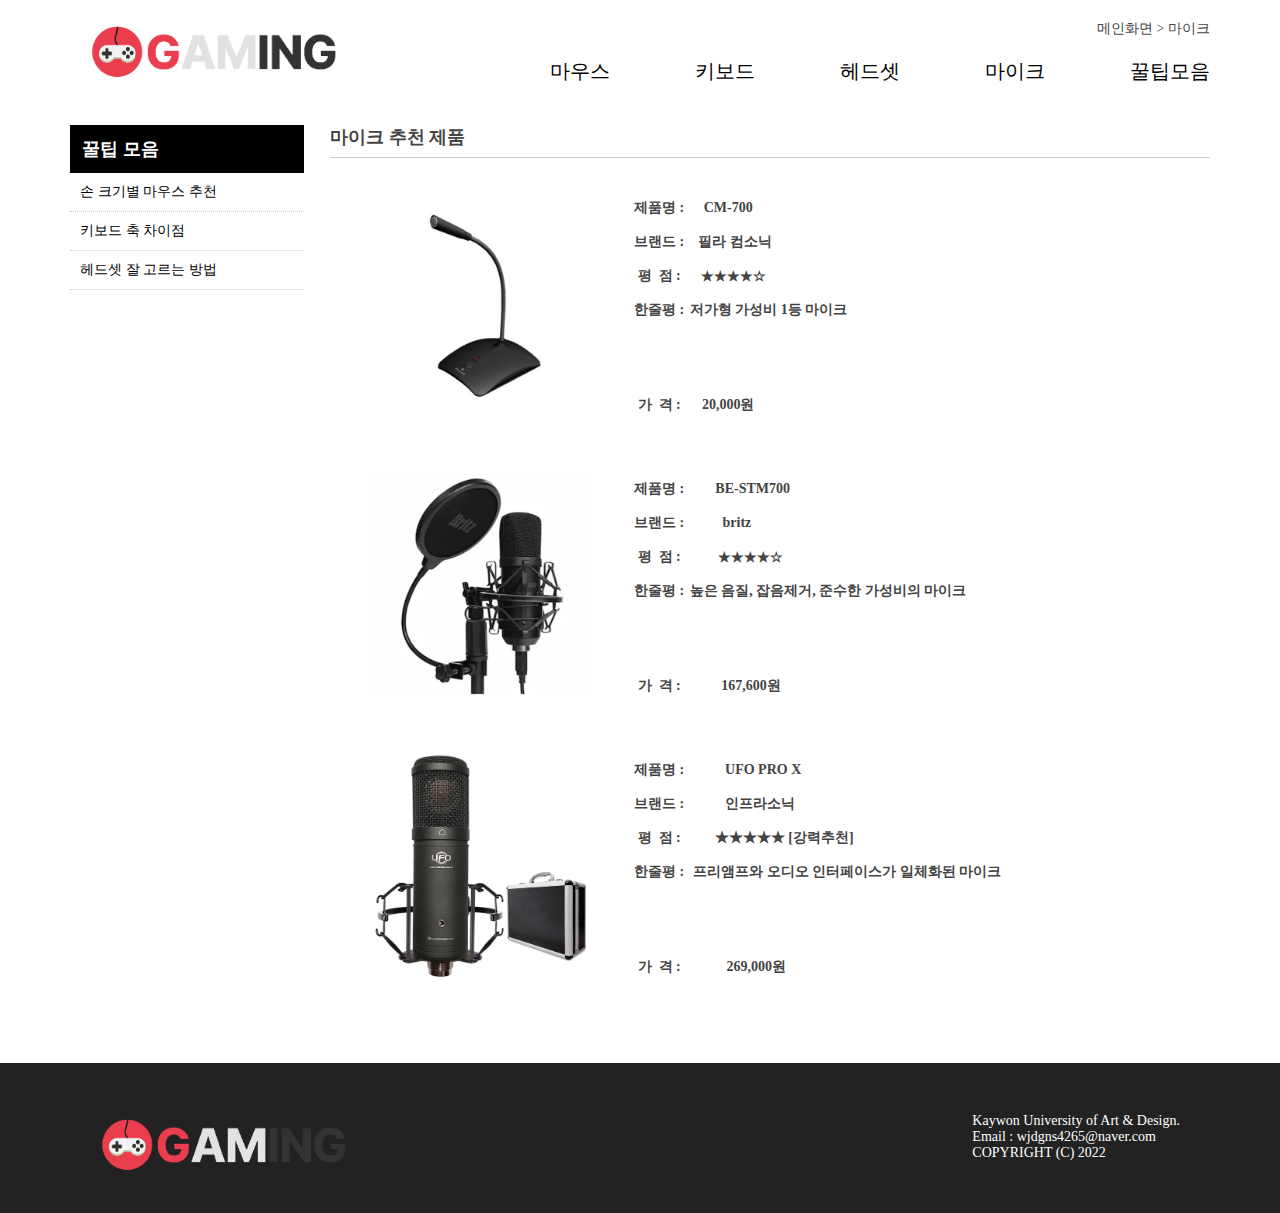
<file: mic.html>
<!DOCTYPE html>
<html lang="en">
<head>
    <meta charset="UTF-8">
    <style>

       /* step1 */
    .clear {
        clear: both;
    }
    header {
        width: 1140px;
        height: 100px;
        margin: 0 auto;
        /* border: solid 1px red; */
    }
    #main_img {
        width: 100%;
        height: 250px;
        /* border: solid 1px red; */
    }
    #contents {
        width: 1140px;
        height: 300px;
        margin: 0 auto;
        /* border: solid 1px red; */
    }
    #sub_menu {
        width: 234px;
        float: left;
        /* border: solid 1px red; */
    }
    #main_contents {
        width: 880px;
        float: center;
        /* border: solid 1px red; */
    }
    footer {
        width: 100%;
        height: 150px;
        /* border: solid 1px red; */
    }

    /* step2 */
    * {
        padding: 0;
        margin: 0;
    }
    body {
        font-family: ‘KoPub Batang’;
        font-size: 14px;
        color: #444444;
        background-color: #ffffff;
    }
    li {
        list-style-type: none;
    }
    header {
        width: 1140px;
        height: 100px;
        margin: 0 auto;
        /* border: solid 1px red; */
    }
    #logo {
        float: left;
        margin: 20px 0 0 20px;
        /* border: solid 1px red; */
    }
    #menus {
        float: right;
        /* border: solid 1px red; */
    }
    #top_menu {
        text-align: right;
        margin-top: 20px;
        /* border: solid 1px red; */
    }
    #main_menu {
        margin-top: 20px;
        font-family: ‘ㅇ’;
        font-size: 20px;
        color: black;
        /* border: solid 1px red; */
    }
    #main_menu li {
        display: inline;
        margin-left: 80px;
    }

    /* step3 */
    #main_img {
    width: 100%;
    height: 150px;
    background-image: url('img/main_img.png');
    background-repeat: no-repeat;
    background-position: top center;
    margin-top: 20px;
    }

    /* step4 */
    li {
        list-style-type: none;
    }
    #contents {
        width: 1140px;
        margin: 0 auto;
    }
    #sub_menu {
        width: 234px;
        float: left;
        margin-top: 25px;
        /* border: solid 1px red; */
    }
    #sub_menu h3 {
        font-size: 18px;
        color: #ffffff;
        padding: 12px;
        background-color: #000000;
    }
    #sub_menu li {
        padding: 10px;
        border-bottom: dotted 1px #cccccc;
    }
    #main_contents {
        width: 880px; 
        /* 880 */
        float: right;
        margin-top: 25px;
        /* border: solid 1px red; */
    }
    #main_contents h3 {
        font-size: 18px;
        padding-bottom: 8px;
        border-bottom: solid 1px #cccccc;
    }
    #main_contents p {
        margin-top: 30px;
        line-height: 180%;
    }
    #main_contents #figure {
        margin-top: 30px;
        text-align: center;
    }
    #main_contents li {
        padding: 5px;
    }
    /* step5 */
    footer {
        width: 100%;
        height: 150px;
        margin-top: 30px;
        background-color: #222222;
    }
    #footer_box {
        width: 1140px;
        height: 150px;
        margin: 0 auto;
        /* border: solid 1px green; */
    }
    #footer_logo {
        float: left;
        margin: 50px 0 0 30px;
        /* border: solid 1px red; */
    }
    #address {
        float: right;
        margin: 50px 30px 0 0;
        color: white;
        /* border: solid 1px red; */
    }


    a { text-decoration: none; color: black; }
    a:visited { text-decoration: none; }
    a:hover { text-decoration: none; }
    a:focus { text-decoration: none; }
    a:hover, a:active { text-decoration: none; }
   /* css */

    </style>
     <link rel="stylesheet" href="./css/slide.css" />

    

</head>
<body>
    <header>

        <div id='logo'>
            <a href='index.html'><img src='img/logo.png' width="250"></a>
        </div>
        <nav id='menus'>
            <div id='top_menu'>메인화면 > 마이크
            </div>
            <ul id='main_menu'>
                <li><a href='mouse.html'>마우스</a></li>
                <li><a href='keyborad.html'>키보드</a></li>
                <li><a href='haedset.html'>헤드셋</a></li>
                <li><a href='mic.html'>마이크</a></li>
                <li><a href='5.html'>꿀팁모음</a></li>
            </ul>
        </nav>

    </header>

    <!-- <section id="main_img"> -->
    <!-- 배너 이미지 슬라이드 -->
    <!-- <div class="slide slide_wrap">
        <div class="slide_item item1"></div>
        <div class="slide_item item2"></div>
        <div class="slide_item item3"></div>
        <div class="slide_item item4"></div>
        <div class="slide_item item5"></div>
        <div class="slide_prev_button slide_button">◀</div>
        <div class="slide_next_button slide_button">▶</div>
        <ul class="slide_pagination"></ul>
      </div> -->

    
    
    </section>

    <section id="contents">
        <nav id="sub_menu">
            <h3>꿀팁 모음</h3>
            <ul>
                <li><a href='5.html'>손 크기별 마우스 추천</a></li>
                <li><a href='6.html'>키보드 축 차이점</a></li>
                <li><a href='7.html'>헤드셋 잘 고르는 방법</a></li>
                
                
            </ul>
        </nav>
        
        <div id="main_contents">
            <h3>마이크 추천 제품</h3>
            <br><br>
            <!-- 1번째 줄 -->
            <table>
                <!-- 제품명 -->
                <tr>
                    <th rowspan="7"><img src='img/cm700.png'width='300'></th>
                    <th>제품명 :</th> <th>CM-700
                        &nbsp;&nbsp;&nbsp;&nbsp;&nbsp;&nbsp;&nbsp;&nbsp;&nbsp;&nbsp;&nbsp;&nbsp;&nbsp;&nbsp;&nbsp;&nbsp;&nbsp;&nbsp;&nbsp;&nbsp;&nbsp;&nbsp;&nbsp;&nbsp;&nbsp;&nbsp;&nbsp;&nbsp;&nbsp;&nbsp;&nbsp;&nbsp;&nbsp;&nbsp;&nbsp;&nbsp;&nbsp;&nbsp;&nbsp;&nbsp;&nbsp;&nbsp;&nbsp;&nbsp;&nbsp;&nbsp;&nbsp;

                    </th>
                    <th rowspan="7">
                        &nbsp; &nbsp; &nbsp; &nbsp; &nbsp; &nbsp; &nbsp; &nbsp; &nbsp; &nbsp; &nbsp; &nbsp; &nbsp; &nbsp; &nbsp;
                    </th>  
                </tr>
                <!-- 브랜드 -->
                <tr>
                   <th>브랜드 :</th> <th>필라 컴소닉
                    &nbsp;&nbsp;&nbsp;&nbsp;&nbsp;&nbsp;&nbsp;&nbsp;&nbsp;&nbsp;&nbsp;&nbsp;&nbsp;&nbsp;&nbsp;&nbsp;&nbsp;&nbsp;&nbsp;&nbsp;&nbsp;&nbsp;&nbsp;&nbsp;&nbsp;&nbsp;&nbsp;&nbsp;&nbsp;&nbsp;&nbsp;&nbsp;&nbsp;&nbsp;&nbsp;&nbsp;&nbsp;&nbsp;&nbsp;&nbsp;&nbsp;&nbsp;&nbsp;

                   </th>
                </tr>

                <tr>
                    <th>평&nbsp;&nbsp;점 :</th> <th>&nbsp;★★★★☆
                       &nbsp;&nbsp;&nbsp;&nbsp;&nbsp;&nbsp;&nbsp;&nbsp;&nbsp;&nbsp;&nbsp;&nbsp;&nbsp;&nbsp;&nbsp;&nbsp;&nbsp;&nbsp;&nbsp;&nbsp;&nbsp;&nbsp;&nbsp;&nbsp;&nbsp;&nbsp;&nbsp;&nbsp;&nbsp;&nbsp;&nbsp;&nbsp;&nbsp;&nbsp;&nbsp;&nbsp;&nbsp;&nbsp;&nbsp;&nbsp;&nbsp;&nbsp;&nbsp;&nbsp;&nbsp;

                    </th>
                 </tr>

                 <tr>
                    <th>한줄평 :</th> <th>&nbsp;저가형 가성비 1등 마이크
                        &nbsp;&nbsp;&nbsp;&nbsp;&nbsp;&nbsp;&nbsp;&nbsp;&nbsp;&nbsp;&nbsp;&nbsp;&nbsp;&nbsp;&nbsp;&nbsp;&nbsp;&nbsp;&nbsp;&nbsp;&nbsp;&nbsp;&nbsp;&nbsp;&nbsp;
                    </th>
                 </tr>

                <!-- 공백 -->
                <tr>
                    <th> &nbsp;</th> <th> </th> <th> </th> <th> </th><th> </th> <th> </th>
                </tr>
                <tr>
                    <th> &nbsp;</th> <th> </th> <th> </th> <th> </th><th> </th> <th> </th>
                </tr>
                <!-- 가격 -->
                <tr>
                    <th>가&nbsp;&nbsp;격 :</th ><th>20,000원
                       &nbsp;&nbsp;&nbsp;&nbsp;&nbsp;&nbsp;&nbsp;&nbsp;&nbsp;&nbsp;&nbsp;&nbsp;&nbsp;&nbsp;&nbsp;&nbsp;&nbsp;&nbsp;&nbsp;&nbsp;&nbsp;&nbsp;&nbsp;&nbsp;&nbsp;&nbsp;&nbsp;&nbsp;&nbsp;&nbsp;&nbsp;&nbsp;&nbsp;&nbsp;&nbsp;&nbsp;&nbsp;&nbsp;&nbsp;&nbsp;&nbsp;&nbsp;&nbsp;&nbsp;&nbsp;&nbsp;&nbsp;
                    </th>
                </tr>
            </table>

            <br><br><br>

             <!-- 2번째 줄 -->
             <table>
                <!-- 제품명 -->
                <tr>
                    <th rowspan="7"><img src='img/stm700.png'width='300'></th>
                    <th>제품명 :</th> <th>BE-STM700
                        &nbsp;&nbsp;&nbsp;&nbsp;&nbsp;&nbsp;&nbsp;&nbsp;&nbsp;&nbsp;&nbsp;&nbsp;&nbsp;&nbsp;&nbsp;&nbsp;&nbsp;&nbsp;&nbsp;&nbsp;&nbsp;&nbsp;&nbsp;&nbsp;&nbsp;&nbsp;&nbsp;&nbsp;&nbsp;&nbsp;&nbsp;&nbsp;&nbsp;&nbsp;&nbsp;&nbsp;&nbsp;&nbsp;&nbsp;&nbsp;&nbsp;&nbsp;&nbsp;&nbsp;&nbsp;&nbsp;&nbsp;&nbsp;&nbsp;&nbsp;&nbsp;&nbsp;

                    </th>
                    <th rowspan="7">
                        &nbsp; &nbsp; &nbsp; &nbsp; &nbsp; &nbsp; &nbsp; &nbsp; &nbsp; &nbsp; &nbsp; &nbsp; &nbsp; &nbsp; &nbsp;
                    </th>  
                </tr>
                <!-- 브랜드 -->
                <tr>
                   <th>브랜드 :</th> <th>britz
                   &nbsp;&nbsp;&nbsp;&nbsp;&nbsp;&nbsp;&nbsp;&nbsp;&nbsp;&nbsp;&nbsp;&nbsp;&nbsp;&nbsp;&nbsp;&nbsp;&nbsp;&nbsp;&nbsp;&nbsp;&nbsp;&nbsp;&nbsp;&nbsp;&nbsp;&nbsp;&nbsp;&nbsp;&nbsp;&nbsp;&nbsp;&nbsp;&nbsp;&nbsp;&nbsp;&nbsp;&nbsp;&nbsp;&nbsp;&nbsp;&nbsp;&nbsp;&nbsp;&nbsp;&nbsp;&nbsp;&nbsp;&nbsp;&nbsp;&nbsp;&nbsp;&nbsp;&nbsp;&nbsp;&nbsp;&nbsp;&nbsp;&nbsp;&nbsp;&nbsp;&nbsp;

                   </th>
                </tr>

                <tr>
                    <th>평&nbsp;&nbsp;점 :</th> <th>&nbsp;★★★★☆
                        &nbsp;&nbsp;&nbsp;&nbsp;&nbsp;&nbsp;&nbsp;&nbsp;&nbsp;&nbsp;&nbsp;&nbsp;&nbsp;&nbsp;&nbsp;&nbsp;&nbsp;&nbsp;&nbsp;&nbsp;&nbsp;&nbsp;&nbsp;&nbsp;&nbsp;&nbsp;&nbsp;&nbsp;&nbsp;&nbsp;&nbsp;&nbsp;&nbsp;&nbsp;&nbsp;&nbsp;&nbsp;&nbsp;&nbsp;&nbsp;&nbsp;&nbsp;&nbsp;&nbsp;&nbsp;&nbsp;&nbsp;&nbsp;&nbsp;&nbsp;&nbsp;&nbsp;&nbsp;&nbsp;

                    </th>
                 </tr>

                 <tr>
                    <th>한줄평 :</th> <th>&nbsp;높은 음질, 잡음제거, 준수한 가성비의 마이크
                        &nbsp;&nbsp;&nbsp;&nbsp;&nbsp;&nbsp;&nbsp;&nbsp;&nbsp;&nbsp;
                    </th>
                 </tr>

                <!-- 공백 -->
                <tr>
                    <th> &nbsp;</th> <th> </th> <th> </th> <th> </th><th> </th> <th> </th>
                </tr>
                <tr>
                    <th> &nbsp;</th> <th> </th> <th> </th> <th> </th><th> </th> <th> </th>
                </tr>
                <!-- 가격 -->
                <tr>
                    <th>가&nbsp;&nbsp;격 :</th ><th>167,600원
                        &nbsp;&nbsp;&nbsp;&nbsp;&nbsp;&nbsp;&nbsp;&nbsp;&nbsp;&nbsp;&nbsp;&nbsp;&nbsp;&nbsp;&nbsp;&nbsp;&nbsp;&nbsp;&nbsp;&nbsp;&nbsp;&nbsp;&nbsp;&nbsp;&nbsp;&nbsp;&nbsp;&nbsp;&nbsp;&nbsp;&nbsp;&nbsp;&nbsp;&nbsp;&nbsp;&nbsp;&nbsp;&nbsp;&nbsp;&nbsp;&nbsp;&nbsp;&nbsp;&nbsp;&nbsp;&nbsp;&nbsp;&nbsp;&nbsp;&nbsp;&nbsp;&nbsp;&nbsp;
                    </th>
                </tr>
            </table>

            <br><br><br>

            <!-- 3번째 줄 -->
            <table>
                <!-- 제품명 -->
                <tr>
                    <th rowspan="7"><img src='img/ufo.png'width='300'></th>
                    <th>제품명 :</th> <th>UFO PRO X
                       &nbsp;&nbsp;&nbsp;&nbsp;&nbsp;&nbsp;&nbsp;&nbsp;&nbsp;&nbsp;&nbsp;&nbsp;&nbsp;&nbsp;&nbsp;&nbsp;&nbsp;&nbsp;&nbsp;&nbsp;&nbsp;&nbsp;&nbsp;&nbsp;&nbsp;&nbsp;&nbsp;&nbsp;&nbsp;&nbsp;&nbsp;&nbsp;&nbsp;&nbsp;&nbsp;&nbsp;&nbsp;&nbsp;&nbsp;&nbsp;&nbsp;&nbsp;&nbsp;&nbsp;&nbsp;

                    </th>
                    <th rowspan="7">
                        &nbsp; &nbsp; &nbsp; &nbsp; &nbsp; &nbsp; &nbsp; &nbsp; &nbsp; &nbsp; &nbsp; &nbsp; &nbsp; &nbsp; &nbsp;
                    </th>  
                </tr>
                <!-- 브랜드 -->
                <tr>
                   <th>브랜드 :</th> <th>인프라소닉
                    &nbsp;&nbsp;&nbsp;&nbsp;&nbsp;&nbsp;&nbsp;&nbsp;&nbsp;&nbsp;&nbsp;&nbsp;&nbsp;&nbsp;&nbsp;&nbsp;&nbsp;&nbsp;&nbsp;&nbsp;&nbsp;&nbsp;&nbsp;&nbsp;&nbsp;&nbsp;&nbsp;&nbsp;&nbsp;&nbsp;&nbsp;&nbsp;&nbsp;&nbsp;&nbsp;&nbsp;&nbsp;&nbsp;&nbsp;&nbsp;&nbsp;&nbsp;&nbsp;&nbsp;&nbsp;&nbsp;&nbsp;

                   </th>
                </tr>

                <tr>
                    <th>평&nbsp;&nbsp;점 :</th> <th>&nbsp;★★★★★ [강력추천]
                        &nbsp;&nbsp;&nbsp;&nbsp;&nbsp;&nbsp;&nbsp;&nbsp;&nbsp;&nbsp;&nbsp;&nbsp;&nbsp;&nbsp;&nbsp;&nbsp;&nbsp;&nbsp;&nbsp;&nbsp;&nbsp;&nbsp;&nbsp;&nbsp;&nbsp;&nbsp;&nbsp;&nbsp;&nbsp;&nbsp;&nbsp;&nbsp;&nbsp;&nbsp;

                    </th>
                 </tr>

                 <tr>
                    <th>한줄평 :</th> <th>&nbsp; 프리앰프와 오디오 인터페이스가 일체화된 마이크
                    </th>
                 </tr>

                <!-- 공백 -->
                <tr>
                    <th> &nbsp;</th> <th> </th> <th> </th> <th> </th><th> </th> <th> </th>
                </tr>
                <tr>
                    <th> &nbsp;</th> <th> </th> <th> </th> <th> </th><th> </th> <th> </th>
                </tr>
                <!-- 가격 -->
                <tr>
                    <th>가&nbsp;&nbsp;격 :</th ><th>269,000원
                        &nbsp;&nbsp;&nbsp;&nbsp;&nbsp;&nbsp;&nbsp;&nbsp;&nbsp;&nbsp;&nbsp;&nbsp;&nbsp;&nbsp;&nbsp;&nbsp;&nbsp;&nbsp;&nbsp;&nbsp;&nbsp;&nbsp;&nbsp;&nbsp;&nbsp;&nbsp;&nbsp;&nbsp;&nbsp;&nbsp;&nbsp;&nbsp;&nbsp;&nbsp;&nbsp;&nbsp;&nbsp;&nbsp;&nbsp;&nbsp;&nbsp;&nbsp;&nbsp;&nbsp;&nbsp;&nbsp;&nbsp;&nbsp;&nbsp;
                    </th>
                </tr>
            </table>

            <br><br><br>
        </div>

        

        
        
    </section>
    <div class="clear"></div>

    <footer>
        <div id='footer_box'>
            <div id='footer_logo'>
                <img src='img/logo.png' width="250">
            </div>
        <ul id='address'>
            <li>Kaywon University of Art & Design.</li>
            <li>Email : wjdgns4265@naver.com</li>
            <li>COPYRIGHT (C) 2022 </li>
            </ul>
        </div>
    </footer>
    <script src="./js/slide.js"></script>
</body>
</html>
</file>
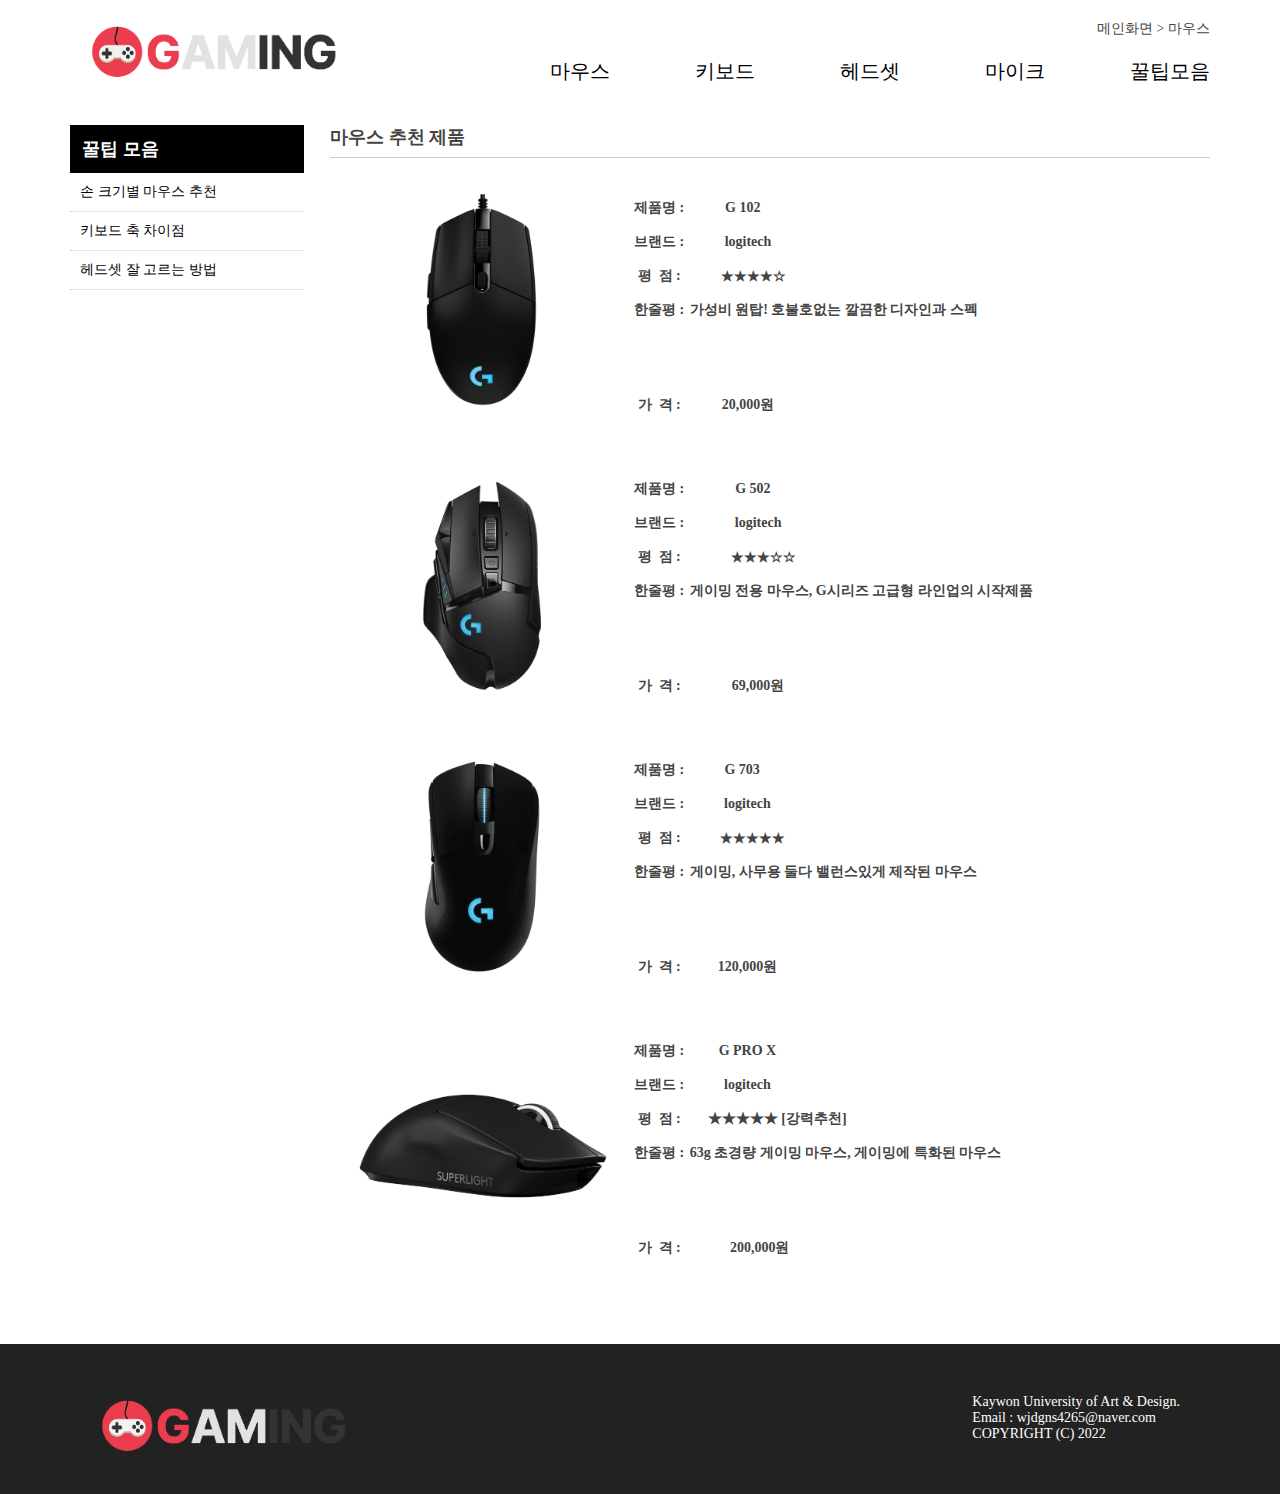
<file: mouse.html>
<!DOCTYPE html>
<html lang="en">
<head>
    <meta charset="UTF-8">
    <style>

       /* step1 */
    .clear {
        clear: both;
    }
    header {
        width: 1140px;
        height: 100px;
        margin: 0 auto;
        /* border: solid 1px red; */
    }
    #main_img {
        width: 100%;
        height: 250px;
        /* border: solid 1px red; */
    }
    #contents {
        width: 1140px;
        height: 300px;
        margin: 0 auto;
        /* border: solid 1px red; */
    }
    #sub_menu {
        width: 234px;
        float: left;
        /* border: solid 1px red; */
    }
    #main_contents {
        width: 880px;
        float: center;
        /* border: solid 1px red; */
    }
    footer {
        width: 100%;
        height: 150px;
        /* border: solid 1px red; */
    }

    /* step2 */
    * {
        padding: 0;
        margin: 0;
    }
    body {
        font-family: ‘KoPub Batang’;
        font-size: 14px;
        color: #444444;
        background-color: #ffffff;
    }
    li {
        list-style-type: none;
    }
    header {
        width: 1140px;
        height: 100px;
        margin: 0 auto;
        /* border: solid 1px red; */
    }
    #logo {
        float: left;
        margin: 20px 0 0 20px;
        /* border: solid 1px red; */
    }
    #menus {
        float: right;
        /* border: solid 1px red; */
    }
    #top_menu {
        text-align: right;
        margin-top: 20px;
        /* border: solid 1px red; */
    }
    #main_menu {
        margin-top: 20px;
        font-family: ‘ㅇ’;
        font-size: 20px;
        color: black;
        /* border: solid 1px red; */
    }
    #main_menu li {
        display: inline;
        margin-left: 80px;
    }

    /* step3 */
    #main_img {
    width: 100%;
    height: 150px;
    background-image: url('img/main_img.png');
    background-repeat: no-repeat;
    background-position: top center;
    margin-top: 20px;
    }

    /* step4 */
    li {
        list-style-type: none;
    }
    #contents {
        width: 1140px;
        margin: 0 auto;
    }
    #sub_menu {
        width: 234px;
        float: left;
        margin-top: 25px;
        /* border: solid 1px red; */
    }
    #sub_menu h3 {
        font-size: 18px;
        color: #ffffff;
        padding: 12px;
        background-color: #000000;
    }
    #sub_menu li {
        padding: 10px;
        border-bottom: dotted 1px #cccccc;
    }
    #main_contents {
        width: 880px; 
        /* 880 */
        float: right;
        margin-top: 25px;
        /* border: solid 1px red; */
    }
    #main_contents h3 {
        font-size: 18px;
        padding-bottom: 8px;
        border-bottom: solid 1px #cccccc;
    }
    #main_contents p {
        margin-top: 30px;
        line-height: 180%;
    }
    #main_contents #figure {
        margin-top: 30px;
        text-align: center;
    }
    #main_contents li {
        padding: 5px;
    }
    /* step5 */
    footer {
        width: 100%;
        height: 150px;
        margin-top: 30px;
        background-color: #222222;
    }
    #footer_box {
        width: 1140px;
        height: 150px;
        margin: 0 auto;
        /* border: solid 1px green; */
    }
    #footer_logo {
        float: left;
        margin: 50px 0 0 30px;
        /* border: solid 1px red; */
    }
    #address {
        float: right;
        margin: 50px 30px 0 0;
        color: white;
        /* border: solid 1px red; */
    }

    a { text-decoration: none; color: black; }
    a:visited { text-decoration: none; }
    a:hover { text-decoration: none; }
    a:focus { text-decoration: none; }
    a:hover, a:active { text-decoration: none; }
   /* css */

    </style>
     <link rel="stylesheet" href="./css/slide.css" />

    

</head>
<body>
    <header>

        <div id='logo'>
            <a href='index.html'><img src='img/logo.png' width="250"></a>
        </div>
        <nav id='menus'>
            <div id='top_menu'>메인화면 > 마우스
            </div>
            <ul id='main_menu'>
                <li><a href='mouse.html'>마우스</a></li>
                <li><a href='keyborad.html'>키보드</a></li>
                <li><a href='haedset.html'>헤드셋</a></li>
                <li><a href='mic.html'>마이크</a></li>
                <li><a href='5.html'>꿀팁모음</a></li>
            </ul>
        </nav>

    </header>

    <!-- <section id="main_img"> -->
    <!-- 배너 이미지 슬라이드 -->
    <!-- <div class="slide slide_wrap">
        <div class="slide_item item1"></div>
        <div class="slide_item item2"></div>
        <div class="slide_item item3"></div>
        <div class="slide_item item4"></div>
        <div class="slide_item item5"></div>
        <div class="slide_prev_button slide_button">◀</div>
        <div class="slide_next_button slide_button">▶</div>
        <ul class="slide_pagination"></ul>
      </div> -->

    
    
    </section>

    <section id="contents">
        <nav id="sub_menu">
            <h3>꿀팁 모음</h3>
            <ul>
                <li><a href='5.html'>손 크기별 마우스 추천</a></li>
                <li><a href='6.html'>키보드 축 차이점</a></li>
                <li><a href='7.html'>헤드셋 잘 고르는 방법</a></li>
                
                
            </ul>
        </nav>
        
        <div id="main_contents">
            <h3>마우스 추천 제품</h3>
            <br><br>
            <!-- 1번째 줄 -->
            <table>
                <!-- 제품명 -->
                <tr>
                    <th rowspan="7"><img src='img/g102.png'width='300'></th>
                    <th>제품명 :</th> <th>G 102
                        &nbsp;&nbsp;&nbsp;&nbsp;&nbsp;&nbsp;&nbsp;&nbsp;&nbsp;&nbsp;&nbsp;&nbsp;&nbsp;&nbsp;&nbsp;&nbsp;&nbsp;&nbsp;&nbsp;&nbsp;&nbsp;&nbsp;&nbsp;&nbsp;&nbsp;&nbsp;&nbsp;&nbsp;&nbsp;&nbsp;&nbsp;&nbsp;&nbsp;&nbsp;&nbsp;&nbsp;&nbsp;&nbsp;&nbsp;&nbsp;&nbsp;&nbsp;&nbsp;&nbsp;&nbsp;&nbsp;&nbsp;&nbsp;&nbsp;&nbsp;

                    </th>
                    <th rowspan="7">
                        &nbsp; &nbsp; &nbsp; &nbsp; &nbsp; &nbsp; &nbsp; &nbsp; &nbsp; &nbsp; &nbsp; &nbsp; &nbsp; &nbsp; &nbsp;
                    </th>  
                </tr>
                <!-- 브랜드 -->
                <tr>
                   <th>브랜드 :</th> <th>logitech
                    &nbsp;&nbsp;&nbsp;&nbsp;&nbsp;&nbsp;&nbsp;&nbsp;&nbsp;&nbsp;&nbsp;&nbsp;&nbsp;&nbsp;&nbsp;&nbsp;&nbsp;&nbsp;&nbsp;&nbsp;&nbsp;&nbsp;&nbsp;&nbsp;&nbsp;&nbsp;&nbsp;&nbsp;&nbsp;&nbsp;&nbsp;&nbsp;&nbsp;&nbsp;&nbsp;&nbsp;&nbsp;&nbsp;&nbsp;&nbsp;&nbsp;&nbsp;&nbsp;&nbsp;&nbsp;&nbsp;&nbsp;

                   </th>
                </tr>

                <tr>
                    <th>평&nbsp;&nbsp;점 :</th> <th>&nbsp;★★★★☆
                       &nbsp;&nbsp;&nbsp;&nbsp;&nbsp;&nbsp;&nbsp;&nbsp;&nbsp;&nbsp;&nbsp;&nbsp;&nbsp;&nbsp;&nbsp;&nbsp;&nbsp;&nbsp;&nbsp;&nbsp;&nbsp;&nbsp;&nbsp;&nbsp;&nbsp;&nbsp;&nbsp;&nbsp;&nbsp;&nbsp;&nbsp;&nbsp;&nbsp;&nbsp;&nbsp;&nbsp;&nbsp;&nbsp;&nbsp;&nbsp;&nbsp;&nbsp;&nbsp;&nbsp;&nbsp;

                    </th>
                 </tr>

                 <tr>
                    <th>한줄평 :</th> <th>&nbsp;가성비 원탑! 호불호없는 깔끔한 디자인과 스펙</th>
                 </tr>

                <!-- 공백 -->
                <tr>
                    <th> &nbsp;</th> <th> </th> <th> </th> <th> </th><th> </th> <th> </th>
                </tr>
                <tr>
                    <th> &nbsp;</th> <th> </th> <th> </th> <th> </th><th> </th> <th> </th>
                </tr>
                <!-- 가격 -->
                <tr>
                    <th>가&nbsp;&nbsp;격 :</th ><th>20,000원
                       &nbsp;&nbsp;&nbsp;&nbsp;&nbsp;&nbsp;&nbsp;&nbsp;&nbsp;&nbsp;&nbsp;&nbsp;&nbsp;&nbsp;&nbsp;&nbsp;&nbsp;&nbsp;&nbsp;&nbsp;&nbsp;&nbsp;&nbsp;&nbsp;&nbsp;&nbsp;&nbsp;&nbsp;&nbsp;&nbsp;&nbsp;&nbsp;&nbsp;&nbsp;&nbsp;&nbsp;&nbsp;&nbsp;&nbsp;&nbsp;&nbsp;&nbsp;&nbsp;&nbsp;&nbsp;&nbsp;&nbsp;
                    </th>
                </tr>
            </table>

            <br><br><br>

            <table>
                <!-- 제품명 -->
                <tr>
                    <th rowspan="7"><img src='img/g502.png'width='300'></th>
                    <th>제품명 :</th> <th>G 502
                        &nbsp;&nbsp;&nbsp;&nbsp;&nbsp;&nbsp;&nbsp;&nbsp;&nbsp;&nbsp;&nbsp;&nbsp;&nbsp;&nbsp;&nbsp;&nbsp;&nbsp;&nbsp;&nbsp;&nbsp;&nbsp;&nbsp;&nbsp;&nbsp;&nbsp;&nbsp;&nbsp;&nbsp;&nbsp;&nbsp;&nbsp;&nbsp;&nbsp;&nbsp;&nbsp;&nbsp;&nbsp;&nbsp;&nbsp;&nbsp;&nbsp;&nbsp;&nbsp;&nbsp;&nbsp;&nbsp;&nbsp;&nbsp;&nbsp;&nbsp;&nbsp;&nbsp;&nbsp;&nbsp;&nbsp;&nbsp;&nbsp;&nbsp;&nbsp;&nbsp;

                    </th>
                    <th rowspan="7">
                        &nbsp; &nbsp; &nbsp; &nbsp; &nbsp; &nbsp; &nbsp; &nbsp; &nbsp; &nbsp; &nbsp; &nbsp; &nbsp; &nbsp; &nbsp;
                    </th>  
                </tr>
                <!-- 브랜드 -->
                <tr>
                   <th>브랜드 :</th> <th>logitech
                    &nbsp;&nbsp;&nbsp;&nbsp;&nbsp;&nbsp;&nbsp;&nbsp;&nbsp;&nbsp;&nbsp;&nbsp;&nbsp;&nbsp;&nbsp;&nbsp;&nbsp;&nbsp;&nbsp;&nbsp;&nbsp;&nbsp;&nbsp;&nbsp;&nbsp;&nbsp;&nbsp;&nbsp;&nbsp;&nbsp;&nbsp;&nbsp;&nbsp;&nbsp;&nbsp;&nbsp;&nbsp;&nbsp;&nbsp;&nbsp;&nbsp;&nbsp;&nbsp;&nbsp;&nbsp;&nbsp;&nbsp;&nbsp;&nbsp;&nbsp;&nbsp;&nbsp;&nbsp;&nbsp;&nbsp;&nbsp;&nbsp;

                   </th>
                </tr>

                <tr>
                    <th>평&nbsp;&nbsp;점 :</th> <th>&nbsp;★★★☆☆
                        &nbsp;&nbsp;&nbsp;&nbsp;&nbsp;&nbsp;&nbsp;&nbsp;&nbsp;&nbsp;&nbsp;&nbsp;&nbsp;&nbsp;&nbsp;&nbsp;&nbsp;&nbsp;&nbsp;&nbsp;&nbsp;&nbsp;&nbsp;&nbsp;&nbsp;&nbsp;&nbsp;&nbsp;&nbsp;&nbsp;&nbsp;&nbsp;&nbsp;&nbsp;&nbsp;&nbsp;&nbsp;&nbsp;&nbsp;&nbsp;&nbsp;&nbsp;&nbsp;&nbsp;&nbsp;&nbsp;&nbsp;&nbsp;&nbsp;&nbsp;&nbsp;&nbsp;&nbsp;&nbsp;&nbsp;

                    </th>
                 </tr>

                 <tr>
                    <th>한줄평 :</th> <th>&nbsp;게이밍 전용 마우스, G시리즈 고급형 라인업의 시작제품</th>
                 </tr>

                <!-- 공백 -->
                <tr>
                    <th> &nbsp;</th> <th> </th> <th> </th> <th> </th><th> </th> <th> </th>
                </tr>
                <tr>
                    <th> &nbsp;</th> <th> </th> <th> </th> <th> </th><th> </th> <th> </th>
                </tr>
                <!-- 가격 -->
                <tr>
                    <th>가&nbsp;&nbsp;격 :</th ><th>69,000원
                        &nbsp;&nbsp;&nbsp;&nbsp;&nbsp;&nbsp;&nbsp;&nbsp;&nbsp;&nbsp;&nbsp;&nbsp;&nbsp;&nbsp;&nbsp;&nbsp;&nbsp;&nbsp;&nbsp;&nbsp;&nbsp;&nbsp;&nbsp;&nbsp;&nbsp;&nbsp;&nbsp;&nbsp;&nbsp;&nbsp;&nbsp;&nbsp;&nbsp;&nbsp;&nbsp;&nbsp;&nbsp;&nbsp;&nbsp;&nbsp;&nbsp;&nbsp;&nbsp;&nbsp;&nbsp;&nbsp;&nbsp;&nbsp;&nbsp;&nbsp;&nbsp;&nbsp;&nbsp;&nbsp;&nbsp;&nbsp;&nbsp;
                    </th>
                </tr>
            </table>

            <br><br><br>

             <!-- 3번째 줄 -->
             <table>
                <!-- 제품명 -->
                <tr>
                    <th rowspan="7"><img src='img/g703.jpg'width='300'></th>
                    <th>제품명 :</th> <th>G 703
                        &nbsp;&nbsp;&nbsp;&nbsp;&nbsp;&nbsp;&nbsp;&nbsp;&nbsp;&nbsp;&nbsp;&nbsp;&nbsp;&nbsp;&nbsp;&nbsp;&nbsp;&nbsp;&nbsp;&nbsp;&nbsp;&nbsp;&nbsp;&nbsp;&nbsp;&nbsp;&nbsp;&nbsp;&nbsp;&nbsp;&nbsp;&nbsp;&nbsp;&nbsp;&nbsp;&nbsp;&nbsp;&nbsp;&nbsp;&nbsp;&nbsp;&nbsp;&nbsp;&nbsp;&nbsp;&nbsp;&nbsp;&nbsp;&nbsp;&nbsp;

                    </th>
                    <th rowspan="7">
                        &nbsp; &nbsp; &nbsp; &nbsp; &nbsp; &nbsp; &nbsp; &nbsp; &nbsp; &nbsp; &nbsp; &nbsp; &nbsp; &nbsp; &nbsp;
                    </th>  
                </tr>
                <!-- 브랜드 -->
                <tr>
                   <th>브랜드 :</th> <th>logitech
                    &nbsp;&nbsp;&nbsp;&nbsp;&nbsp;&nbsp;&nbsp;&nbsp;&nbsp;&nbsp;&nbsp;&nbsp;&nbsp;&nbsp;&nbsp;&nbsp;&nbsp;&nbsp;&nbsp;&nbsp;&nbsp;&nbsp;&nbsp;&nbsp;&nbsp;&nbsp;&nbsp;&nbsp;&nbsp;&nbsp;&nbsp;&nbsp;&nbsp;&nbsp;&nbsp;&nbsp;&nbsp;&nbsp;&nbsp;&nbsp;&nbsp;&nbsp;&nbsp;&nbsp;&nbsp;&nbsp;&nbsp;

                   </th>
                </tr>

                <tr>
                    <th>평&nbsp;&nbsp;점 :</th> <th>&nbsp;★★★★★
                       &nbsp;&nbsp;&nbsp;&nbsp;&nbsp;&nbsp;&nbsp;&nbsp;&nbsp;&nbsp;&nbsp;&nbsp;&nbsp;&nbsp;&nbsp;&nbsp;&nbsp;&nbsp;&nbsp;&nbsp;&nbsp;&nbsp;&nbsp;&nbsp;&nbsp;&nbsp;&nbsp;&nbsp;&nbsp;&nbsp;&nbsp;&nbsp;&nbsp;&nbsp;&nbsp;&nbsp;&nbsp;&nbsp;&nbsp;&nbsp;&nbsp;&nbsp;&nbsp;&nbsp;&nbsp;

                    </th>
                 </tr>

                 <tr>
                    <th>한줄평 :</th> <th>&nbsp;게이밍, 사무용 둘다 밸런스있게 제작된 마우스</th>
                 </tr>

                <!-- 공백 -->
                <tr>
                    <th> &nbsp;</th> <th> </th> <th> </th> <th> </th><th> </th> <th> </th>
                </tr>
                <tr>
                    <th> &nbsp;</th> <th> </th> <th> </th> <th> </th><th> </th> <th> </th>
                </tr>
                <!-- 가격 -->
                <tr>
                    <th>가&nbsp;&nbsp;격 :</th ><th>120,000원
                       &nbsp;&nbsp;&nbsp;&nbsp;&nbsp;&nbsp;&nbsp;&nbsp;&nbsp;&nbsp;&nbsp;&nbsp;&nbsp;&nbsp;&nbsp;&nbsp;&nbsp;&nbsp;&nbsp;&nbsp;&nbsp;&nbsp;&nbsp;&nbsp;&nbsp;&nbsp;&nbsp;&nbsp;&nbsp;&nbsp;&nbsp;&nbsp;&nbsp;&nbsp;&nbsp;&nbsp;&nbsp;&nbsp;&nbsp;&nbsp;&nbsp;&nbsp;&nbsp;&nbsp;&nbsp;&nbsp;&nbsp;
                    </th>
                </tr>
            </table>

            <br><br><br>


             <!-- 4번째 줄 -->
             <table>
                <!-- 제품명 -->
                <tr>
                    <th rowspan="7"><img src='img/pro x.png'width='300'></th>
                    <th>제품명 :</th> <th>G PRO X
                        &nbsp;&nbsp;&nbsp;&nbsp;&nbsp;&nbsp;&nbsp;&nbsp;&nbsp;&nbsp;&nbsp;&nbsp;&nbsp;&nbsp;&nbsp;&nbsp;&nbsp;&nbsp;&nbsp;&nbsp;&nbsp;&nbsp;&nbsp;&nbsp;&nbsp;&nbsp;&nbsp;&nbsp;&nbsp;&nbsp;&nbsp;&nbsp;&nbsp;&nbsp;&nbsp;&nbsp;&nbsp;&nbsp;&nbsp;&nbsp;&nbsp;&nbsp;&nbsp;&nbsp;&nbsp;&nbsp;&nbsp;&nbsp;&nbsp;&nbsp;&nbsp;&nbsp;&nbsp;&nbsp;

                    </th>
                    <th rowspan="7">
                        &nbsp; &nbsp; &nbsp; &nbsp; &nbsp; &nbsp; &nbsp; &nbsp; &nbsp; &nbsp; &nbsp; &nbsp; &nbsp; &nbsp; &nbsp;
                    </th>  
                </tr>
                <!-- 브랜드 -->
                <tr>
                   <th>브랜드 :</th> <th>logitech
                   &nbsp;&nbsp;&nbsp;&nbsp;&nbsp;&nbsp;&nbsp;&nbsp;&nbsp;&nbsp;&nbsp;&nbsp;&nbsp;&nbsp;&nbsp;&nbsp;&nbsp;&nbsp;&nbsp;&nbsp;&nbsp;&nbsp;&nbsp;&nbsp;&nbsp;&nbsp;&nbsp;&nbsp;&nbsp;&nbsp;&nbsp;&nbsp;&nbsp;&nbsp;&nbsp;&nbsp;&nbsp;&nbsp;&nbsp;&nbsp;&nbsp;&nbsp;&nbsp;&nbsp;&nbsp;&nbsp;&nbsp;&nbsp;&nbsp;&nbsp;&nbsp;&nbsp;&nbsp;&nbsp;

                   </th>
                </tr>

                <tr>
                    <th>평&nbsp;&nbsp;점 :</th> <th>&nbsp;★★★★★ [강력추천]
                       &nbsp;&nbsp;&nbsp;&nbsp;&nbsp;&nbsp;&nbsp;&nbsp;&nbsp;&nbsp;&nbsp;&nbsp;&nbsp;&nbsp;&nbsp;&nbsp;&nbsp;&nbsp;&nbsp;&nbsp;&nbsp;&nbsp;&nbsp;&nbsp;&nbsp;&nbsp;&nbsp;&nbsp;&nbsp;&nbsp;&nbsp;&nbsp;&nbsp;&nbsp;&nbsp;&nbsp;&nbsp;&nbsp;

                    </th>
                 </tr>

                 <tr>
                    <th>한줄평 :</th> <th>&nbsp;63g 초경량 게이밍 마우스, 게이밍에 특화된 마우스  </th>
                 </tr>

                <!-- 공백 -->
                <tr>
                    <th> &nbsp;</th> <th> </th> <th> </th> <th> </th><th> </th> <th> </th>
                </tr>
                <tr>
                    <th> &nbsp;</th> <th> </th> <th> </th> <th> </th><th> </th> <th> </th>
                </tr>
                <!-- 가격 -->
                <tr>
                    <th>가&nbsp;&nbsp;격 :</th ><th>200,000원
                       &nbsp;&nbsp;&nbsp;&nbsp;&nbsp;&nbsp;&nbsp;&nbsp;&nbsp;&nbsp;&nbsp;&nbsp;&nbsp;&nbsp;&nbsp;&nbsp;&nbsp;&nbsp;&nbsp;&nbsp;&nbsp;&nbsp;&nbsp;&nbsp;&nbsp;&nbsp;&nbsp;&nbsp;&nbsp;&nbsp;&nbsp;&nbsp;&nbsp;&nbsp;&nbsp;&nbsp;&nbsp;&nbsp;&nbsp;&nbsp;&nbsp;&nbsp;&nbsp;&nbsp;&nbsp;&nbsp;&nbsp;
                    </th>
                </tr>
            </table>

            <br><br><br>

            
        </div>

        

        
        
    </section>
    <div class="clear"></div>

    <footer>
        <div id='footer_box'>
            <div id='footer_logo'>
                <img src='img/logo.png' width="250">
            </div>
        <ul id='address'>
            <li>Kaywon University of Art & Design.</li>
            <li>Email : wjdgns4265@naver.com</li>
            <li>COPYRIGHT (C) 2022 </li>
            </ul>
        </div>
    </footer>
    <script src="./js/slide.js"></script>
</body>
</html>
</file>
<file: css/slide.css>
.slide {
    /* layout */
    display: flex;
    flex-wrap: nowrap;
    /* 컨테이너의 내용물이 컨테이너 크기(width, height)를 넘어설 때 보이지 않도록 하기 위해 hidden을 준다. */
    overflow: hidden;
  
    /* position */
    /* slide_button의 position absolute가 컨테이너 안쪽에서 top, left, right offset이 적용될 수 있도록 relative를 준다. (기본값이 static인데, static인 경우 그 상위 컨테이너로 나가면서 현재 코드에선 html을 기준으로 offset을 적용시키기 때문) */
    position: relative;
  
    /* size */
    width: 100%;
  
    /* slide drag를 위해 DOM요소가 드래그로 선택되는것을 방지 */
    user-select: none;
  }
  .slide_item {
    /* layout */
    display: flex;
    align-items: center;
    justify-content: center;
  
    /* position - 버튼 클릭시 left offset값을 적용시키기 위해 */
    position: relative;
    left: 0px;
  
    /* size */
    width: 100%;
    height: 600px;
    /* flex item의 flex-shrink는 기본값이 1이므로 컨테이너 크기에 맞게 줄어드는데, 슬라이드를 구현할 것이므로 줄어들지 않도록 0을 준다. */
    flex-shrink: 0;
  
    /* transition */
    transition: left 0.15s;
  }
  .slide_button {
    /* layout */
    display: flex;
    justify-content: center;
    align-items: center;
  
    /* position */
    position: absolute;
    /* 버튼이 중앙에 위치하게 하기위해 계산 */
    top: calc(50% - 16px);
  
    /* size */
    width: 32px;
    height: 32px;
  
    /* style */
    border-radius: 100%;
    background-color: #cccc;
    cursor: pointer;
  }
  
  .slide_prev_button {
    left: 10px;
  }
  .slide_next_button {
    right: 10px;
  }
  
  /* 각 슬라이드가 변경되는 것을 시각적으로 확인하기 쉽도록 각 슬라이드별 색상 적용 */
  .slide_item.item1 {
    width: 100%;
    height: 600px;
    background-image: url('img/2.png');
    background-repeat: no-repeat;
    background-position: top center;
    margin-top: 20px;
  }
  .slide_item.item2 {
    width: 100%;
    height: 600px;
    background-image: url('img/1.png');
    background-repeat: no-repeat;
    background-position: top center;
    margin-top: 20px;
  }
  .slide_item.item3 {
    width: 100%;
    height: 600px;
    background-image: url('img/3.png');
    background-repeat: no-repeat;
    background-position: top center;
    margin-top: 20px;
  }
  .slide_item.item4 {
    width: 100%;
    height: 600px;
    background-image: url('img/4.png');
    background-repeat: no-repeat;
    background-position: top center;
    margin-top: 20px;
  }
  .slide_item.item5 {
    width: 100%;
    height: 600px;
    background-image: url('img/5.png');
    background-repeat: no-repeat;
    background-position: top center;
    margin-top: 20px;
  }
  
  /* 페이지네이션 스타일 */
  ul,
  li {
    list-style-type: none;
    padding: 0;
    margin: 0;
  }
  .slide_pagination {
    /* layout */
    display: flex;
    gap: 5px;
  
    /* position */
    position: absolute;
    bottom: 0;
    /* left:50%, translateX(-50%)를 하면 가로 가운데로 위치시킬 수 있다. */
    left: 50%;
    transform: translateX(-50%);
  }
  .slide_pagination > li {
    /* 현재 슬라이드가 아닌 것은 투명도 부여 */
    color: #7fb5ff88;
    cursor: pointer;
    font-size: 25px;
  }
  .slide_pagination > li.active {
    /* 현재 슬라이드 색상은 투명도 없이 */
    color: #7fb5ff;
  }
  
  .slide_item_duplicate {
    display: flex;
    align-items: center;
    justify-content: center;
    position: relative;
    left: 0px;
    width: 100%;
    height: 300px;
    flex-shrink: 0;
    transition: left 0.15s;
  }
</file>
